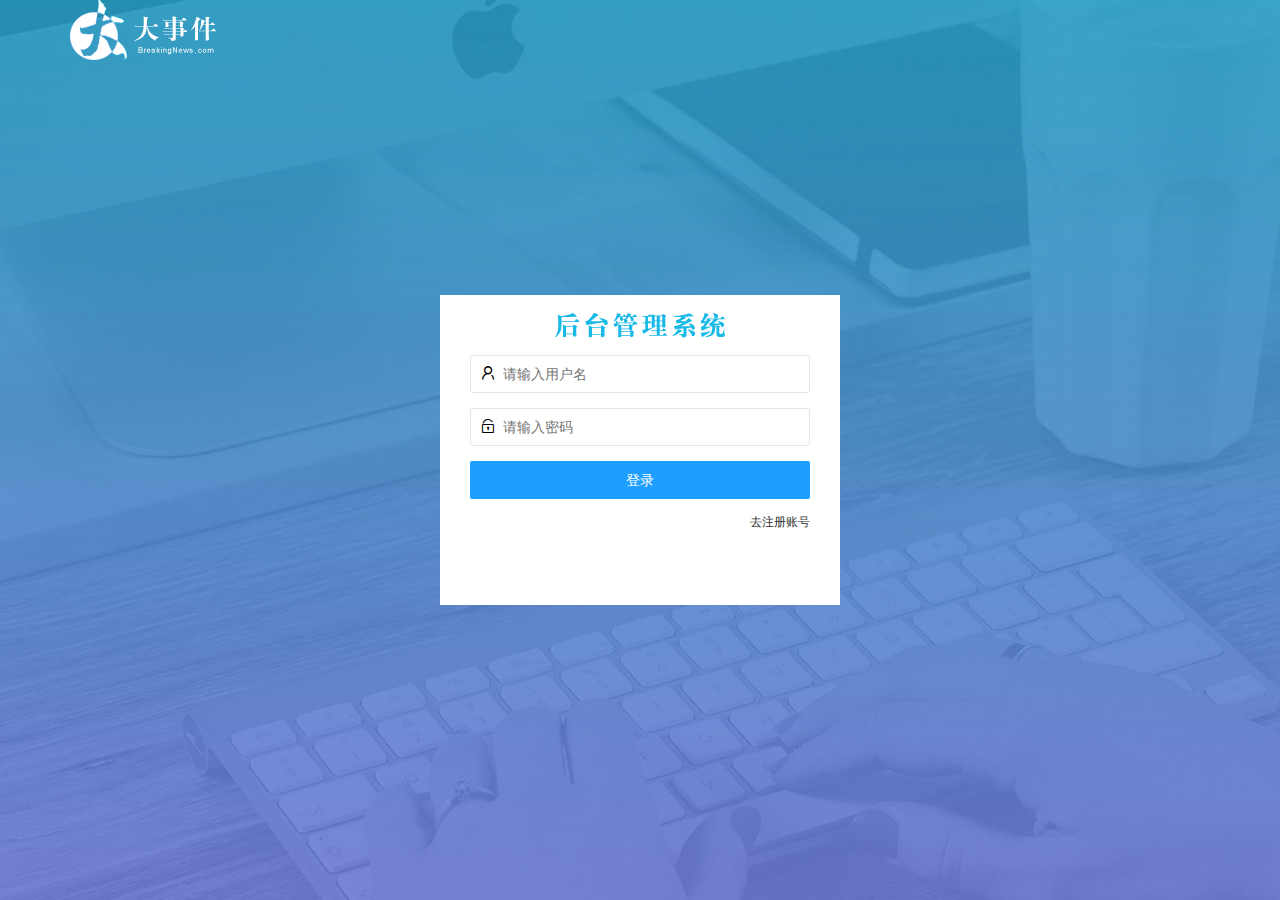
<file: login.html>
<!DOCTYPE html>
<html lang="en">

<head>
    <meta charset="UTF-8">
    <meta http-equiv="X-UA-Compatible" content="IE=edge">
    <meta name="viewport" content="width=device-width, initial-scale=1.0">
    <title>大事件-登录/注册</title>
    <!-- 导入 layUI 样式 -->
    <link rel="stylesheet" href="./assets/lib/layui/css/layui.css" />
    <!-- 导入自己的样式 -->
    <link rel="stylesheet" href="./assets/css/login.css" />
    <!-- 导入jquery.js -->
    <script src="./assets/lib/jquery.js"></script>
    <!-- 导入leyui.js -->
    <script src="./assets/lib/layui/layui.all.js"></script>
    <!-- 导入baseApi.js -->
    <script src="./assets/js/baseApi.js"></script>
    <!-- 导入自己的js -->
    <script src="./assets/js/login.js"></script>
</head>

<body>
    <!-- logo 区域 -->
    <div class="layui-main">
        <img src="./assets/images/logo.png" alt="logo" />
    </div>

    <!-- 登录&注册区域 -->
    <div class="logAndRegBox">
        <div class="titleBox"></div>
        <!-- 登录区域 -->
        <div class="loginBox" style="display: block;">
            <!-- 登录的表单 -->
            <form class="layui-form" id="loginForm">
                <!-- username -->
                <div class="layui-form-item">
                    <i class="layui-icon layui-icon-username"></i>
                    <input type="text" name="username" required lay-verify="required" placeholder="请输入用户名" autocomplete="off" class="layui-input">
                </div>
                <!-- password -->
                <div class="layui-form-item">
                    <i class="layui-icon layui-icon-password"></i>
                    <input type="password" name="password" required lay-verify="required|pwd" placeholder="请输入密码" autocomplete="off" class="layui-input">
                </div>
                <!-- button-submit layUI提交按钮有 submit 标签-->
                <div class="layui-form-item">
                    <button class="layui-btn layui-btn-fluid layui-btn-normal" lay-submit>登录</button>
                </div>
                <div class="layui-form-item links">
                    <a href="javascript:;" id="linkReg">去注册账号</a>
                </div>
            </form>
        </div>
        <!-- 注册区域 -->
        <div class="regBox" style="display: none;">
            <form class="layui-form" id="regForm">
                <!-- username -->
                <div class="layui-form-item">
                    <i class="layui-icon layui-icon-username"></i>
                    <input type="text" name="username" required lay-verify="required" placeholder="请输入用户名" autocomplete="off" class="layui-input">
                </div>
                <!-- password -->
                <div class="layui-form-item">
                    <i class="layui-icon layui-icon-password"></i>
                    <input type="password" name="password" required lay-verify="required|pwd" placeholder="请输入密码" autocomplete="off" class="layui-input">
                </div>
                <!-- repassword -->
                <div class="layui-form-item">
                    <i class="layui-icon layui-icon-password"></i>
                    <input type="password" name="repassword" required lay-verify="required|pwd|repwd" placeholder="再次确认密码" autocomplete="off"
                           class="layui-input">
                </div>
                <!-- button-submit layUI提交按钮有 submit 标签-->
                <div class="layui-form-item">
                    <button class="layui-btn layui-btn-fluid layui-btn-normal" lay-submit>注册</button>
                </div>
                <div class="layui-form-item links">
                    <a href="javascript:;" id="linkLogin">去登录</a>
                </div>
        </div>
    </div>
</body>

</html>
</file>
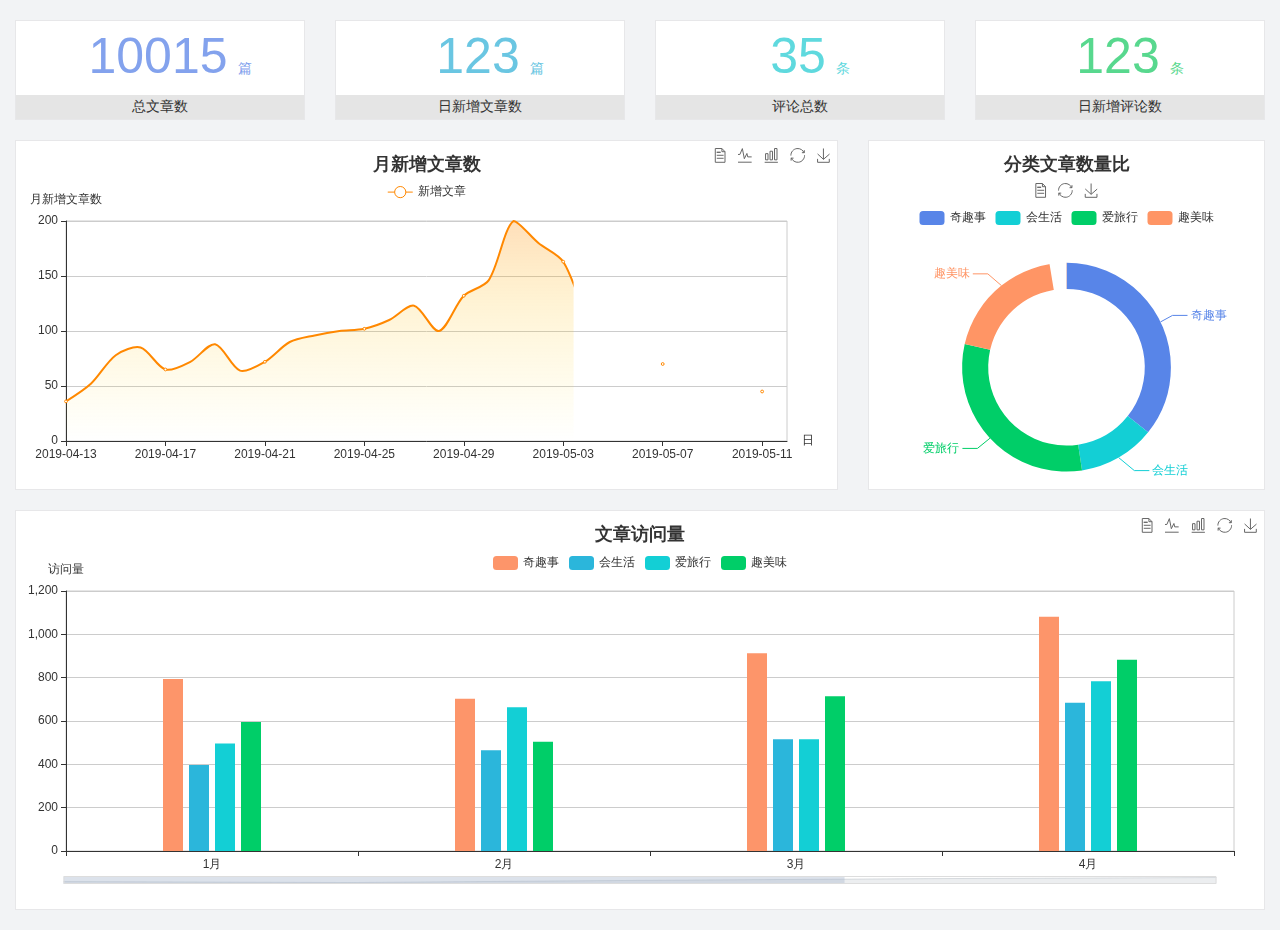
<file: home/dashboard.html>
<!DOCTYPE html>
<html lang="en">

<head>
  <meta charset="UTF-8">
  <meta name="viewport" content="width=device-width, initial-scale=1.0">
  <meta http-equiv="X-UA-Compatible" content="ie=edge">
  <title>图表统计</title>
  <link rel="stylesheet" href="../../assets/lib/bootstrap.css" />
  <link rel="stylesheet" href="../../assets/lib/main.css" />
  <script src="../../assets/lib/jquery.js"></script>
  <script type="text/javascript" src="../../assets/lib/echarts.min.js"></script>
</head>

<body>
  <div class="container-fluid">
    <div class="row spannel_list">
      <div class="col-sm-3 col-xs-6">
        <div class="spannel">
          <em>10015</em><span>篇</span>
          <b>总文章数</b>
        </div>
      </div>
      <div class="col-sm-3 col-xs-6">
        <div class="spannel scolor01">
          <em>123</em><span>篇</span>
          <b>日新增文章数</b>
        </div>
      </div>
      <div class="col-sm-3 col-xs-6">
        <div class="spannel scolor02">
          <em>35</em><span>条</span>
          <b>评论总数</b>
        </div>
      </div>
      <div class="col-sm-3 col-xs-6">
        <div class="spannel scolor03">
          <em>123</em><span>条</span>
          <b>日新增评论数</b>
        </div>
      </div>
    </div>
  </div>

  <div class="container-fluid">
    <div class="row curve-pie">
      <div class="col-lg-8 col-md-8">
        <div class="gragh_pannel" id="curve_show"></div>
      </div>
      <div class="col-lg-4 col-md-4">
        <div class="gragh_pannel" id="pie_show"></div>
      </div>
    </div>
  </div>

  <div class="container-fluid">
    <div class="column_pannel" id="column_show"></div>
  </div>

  <script>
    var oChart = echarts.init(document.getElementById('curve_show'));
    var aList_all = [
      { 'count': 36, 'date': '2019-04-13' },
      { 'count': 52, 'date': '2019-04-14' },
      { 'count': 78, 'date': '2019-04-15' },
      { 'count': 85, 'date': '2019-04-16' },
      { 'count': 65, 'date': '2019-04-17' },
      { 'count': 72, 'date': '2019-04-18' },
      { 'count': 88, 'date': '2019-04-19' },
      { 'count': 64, 'date': '2019-04-20' },
      { 'count': 72, 'date': '2019-04-21' },
      { 'count': 90, 'date': '2019-04-22' },
      { 'count': 96, 'date': '2019-04-23' },
      { 'count': 100, 'date': '2019-04-24' },
      { 'count': 102, 'date': '2019-04-25' },
      { 'count': 110, 'date': '2019-04-26' },
      { 'count': 123, 'date': '2019-04-27' },
      { 'count': 100, 'date': '2019-04-28' },
      { 'count': 132, 'date': '2019-04-29' },
      { 'count': 146, 'date': '2019-04-30' },
      { 'count': 200, 'date': '2019-05-01' },
      { 'count': 180, 'date': '2019-05-02' },
      { 'count': 163, 'date': '2019-05-03' },
      { 'count': 110, 'date': '2019-05-04' },
      { 'count': 80, 'date': '2019-05-05' },
      { 'count': 82, 'date': '2019-05-06' },
      { 'count': 70, 'date': '2019-05-07' },
      { 'count': 65, 'date': '2019-05-08' },
      { 'count': 54, 'date': '2019-05-09' },
      { 'count': 40, 'date': '2019-05-10' },
      { 'count': 45, 'date': '2019-05-11' },
      { 'count': 38, 'date': '2019-05-12' },
    ];

    let aCount = [];
    let aDate = [];

    for (var i = 0; i < aList_all.length; i++) {
      aCount.push(aList_all[i].count);
      aDate.push(aList_all[i].date);
    }

    var chartopt = {
      title: {
        text: '月新增文章数',
        left: 'center',
        top: '10'
      },
      tooltip: {
        trigger: 'axis'
      },
      legend: {
        data: ['新增文章'],
        top: '40'
      },
      toolbox: {
        show: true,
        feature: {
          mark: { show: true },
          dataView: { show: true, readOnly: false },
          magicType: { show: true, type: ['line', 'bar'] },
          restore: { show: true },
          saveAsImage: { show: true }
        }
      },
      calculable: true,
      xAxis: [
        {
          name: '日',
          type: 'category',
          boundaryGap: false,
          data: aDate
        }
      ],
      yAxis: [
        {
          name: '月新增文章数',
          type: 'value'
        }
      ],
      series: [
        {
          name: '新增文章',
          type: 'line',
          smooth: true,
          itemStyle: { normal: { areaStyle: { type: 'default' }, color: '#f80' }, lineStyle: { color: '#f80' } },
          data: aCount
        }],
      areaStyle: {
        normal: {
          color: new echarts.graphic.LinearGradient(0, 0, 0, 1, [{
            offset: 0,
            color: 'rgba(255,136,0,0.39)'
          }, {
            offset: .34,
            color: 'rgba(255,180,0,0.25)'
          }, {
            offset: 1,
            color: 'rgba(255,222,0,0.00)'
          }])

        }
      },
      grid: {
        show: true,
        x: 50,
        x2: 50,
        y: 80,
        height: 220
      }
    };

    oChart.setOption(chartopt);


    var oPie = echarts.init(document.getElementById('pie_show'));
    var oPieopt =
    {
      title: {
        top: 10,
        text: '分类文章数量比',
        x: 'center'
      },
      tooltip: {
        trigger: 'item',
        formatter: "{a} <br/>{b} : {c} ({d}%)"
      },
      color: ['#5885e8', '#13cfd5', '#00ce68', '#ff9565'],
      legend: {
        x: 'center',
        top: 65,
        data: ['奇趣事', '会生活', '爱旅行', '趣美味']
      },
      toolbox: {
        show: true,
        x: 'center',
        top: 35,
        feature: {
          mark: { show: true },
          dataView: { show: true, readOnly: false },
          magicType: {
            show: true,
            type: ['pie', 'funnel'],
            option: {
              funnel: {
                x: '25%',
                width: '50%',
                funnelAlign: 'left',
                max: 1548
              }
            }
          },
          restore: { show: true },
          saveAsImage: { show: true }
        }
      },
      calculable: true,
      series: [
        {
          name: '访问来源',
          type: 'pie',
          radius: ['45%', '60%'],
          center: ['50%', '65%'],
          data: [
            { value: 300, name: '奇趣事' },
            { value: 100, name: '会生活' },
            { value: 260, name: '爱旅行' },
            { value: 180, name: '趣美味' }
          ]
        }
      ]
    };
    oPie.setOption(oPieopt);



    var oColumn = this.echarts.init(document.getElementById('column_show'));
    var oColumnopt =
    {
      title: {
        text: '文章访问量',
        left: 'center',
        top: '10'
      },
      tooltip: {
        trigger: 'axis'
      },
      legend: {
        data: ['奇趣事', '会生活', '爱旅行', '趣美味'],
        top: '40'
      },
      toolbox: {
        show: true,
        feature: {
          mark: { show: true },
          dataView: { show: true, readOnly: false },
          magicType: { show: true, type: ['line', 'bar'] },
          restore: { show: true },
          saveAsImage: { show: true }
        }
      },
      calculable: true,
      xAxis: [
        {
          type: 'category',
          data: ['1月', '2月', '3月', '4月', '5月']
        }
      ],
      yAxis: [
        {
          name: '访问量',
          type: 'value'
        }
      ],
      series: [
        {
          name: '奇趣事',
          type: 'bar',
          barWidth: 20,
          itemStyle: {
            normal: { areaStyle: { type: 'default' }, color: '#fd956a' }
          },
          data: [800, 708, 920, 1090, 1200]
        },
        {
          name: '会生活',
          type: 'bar',
          barWidth: 20,
          itemStyle: {
            normal: { areaStyle: { type: 'default' }, color: '#2bb6db' }
          },
          data: [400, 468, 520, 690, 800]
        },
        {
          name: '爱旅行',
          type: 'bar',
          barWidth: 20,
          itemStyle: {
            normal: { areaStyle: { type: 'default' }, color: '#13cfd5' }
          },
          data: [500, 668, 520, 790, 900]
        },
        {
          name: '趣美味',
          type: 'bar',
          barWidth: 20,
          itemStyle: {
            normal: { areaStyle: { type: 'default' }, color: '#00ce68' }
          },
          data: [600, 508, 720, 890, 1000]
        }
      ],
      grid: {
        show: true,
        x: 50,
        x2: 30,
        y: 80,
        height: 260
      },
      dataZoom: [//给x轴设置滚动条
        {
          start: 0,//默认为0
          end: 100 - 1000 / 31,//默认为100
          type: 'slider',
          show: true,
          xAxisIndex: [0],
          handleSize: 0,//滑动条的 左右2个滑动条的大小
          height: 8,//组件高度
          left: 45, //左边的距离
          right: 50,//右边的距离
          bottom: 26,//右边的距离
          handleColor: '#ddd',//h滑动图标的颜色
          handleStyle: {
            borderColor: "#cacaca",
            borderWidth: "1",
            shadowBlur: 2,
            background: "#ddd",
            shadowColor: "#ddd",
          }
        }]
    };
    oColumn.setOption(oColumnopt);
  </script>
</body>

</html>
</file>
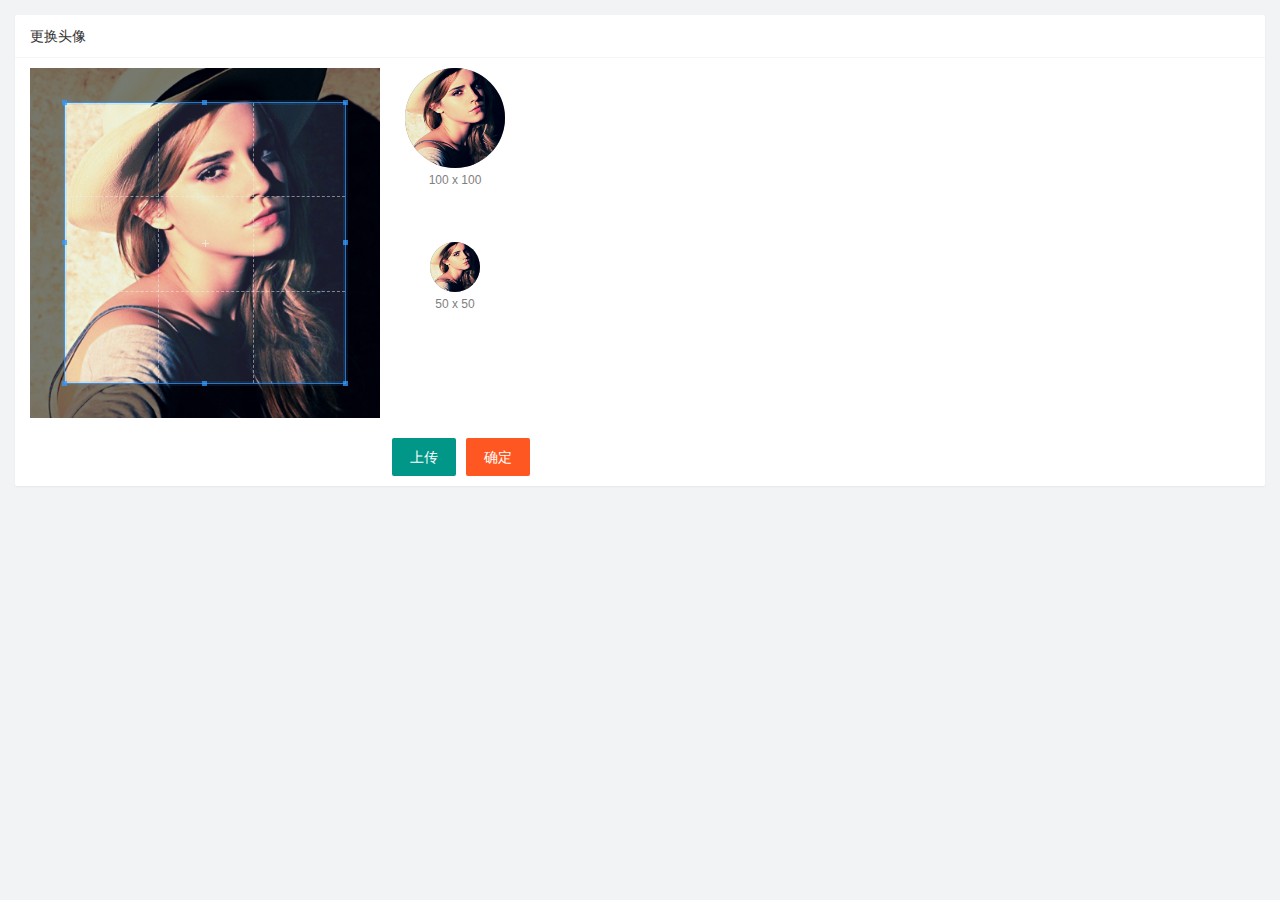
<file: user/user_avatar.html>
<!DOCTYPE html>
<html lang="en">

<head>
    <meta charset="UTF-8">
    <meta http-equiv="X-UA-Compatible" content="IE=edge">
    <meta name="viewport" content="width=device-width, initial-scale=1.0">
    <title>Document</title>
    <link rel="stylesheet" href="/assets/lib/cropper/cropper.css" />
    <link rel="stylesheet" href="/assets/lib/layui/css/layui.css" />
    <link rel="stylesheet" href="/assets/css/form_pub.css" />
    <link rel="stylesheet" href="/assets/css/user_avatar.css" />
    <script src="/assets/lib/jquery.js"></script>
    <script src="/assets/lib/cropper/Cropper.js"></script>
    <script src="/assets/lib/cropper/jquery-cropper.js"></script>
    <script src="/assets/lib/layui/layui.all.js"></script>
    <script src="/assets/js/baseApi.js"></script>
    <script src="/assets/js/user/user_avatar.js"></script>
</head>

<body>
    <div class="layui-card">
        <div class="layui-card-header">更换头像</div>
        <div class="layui-card-body">
            <!-- 第一行的图片裁剪和预览区域 -->
            <div class="row1">
                <!-- 图片裁剪区域 -->
                <div class="cropper-box">
                    <!-- 这个 img 标签很重要，将来会把它初始化为裁剪区域 -->
                    <img id="image" src="/assets/images/sample.jpg" />
                </div>
                <!-- 图片的预览区域 -->
                <div class="preview-box">
                    <div>
                        <!-- 宽高为 100px 的预览区域 -->
                        <div class="img-preview w100"></div>
                        <p class="size">100 x 100</p>
                    </div>
                    <div>
                        <!-- 宽高为 50px 的预览区域 -->
                        <div class="img-preview w50"></div>
                        <p class="size">50 x 50</p>
                    </div>
                </div>
            </div>

            <!-- 第二行的按钮区域 -->
            <div class="row2">
                <input type="file" id="file" accept="image/png,image/jpeg" />
                <button type="button" class="layui-btn" id="btnChooseAvatar">上传</button>
                <button type="button" class="layui-btn layui-btn-danger" id="btnUpload">确定</button>
            </div>
        </div>
    </div>
</body>

</html>
</file>
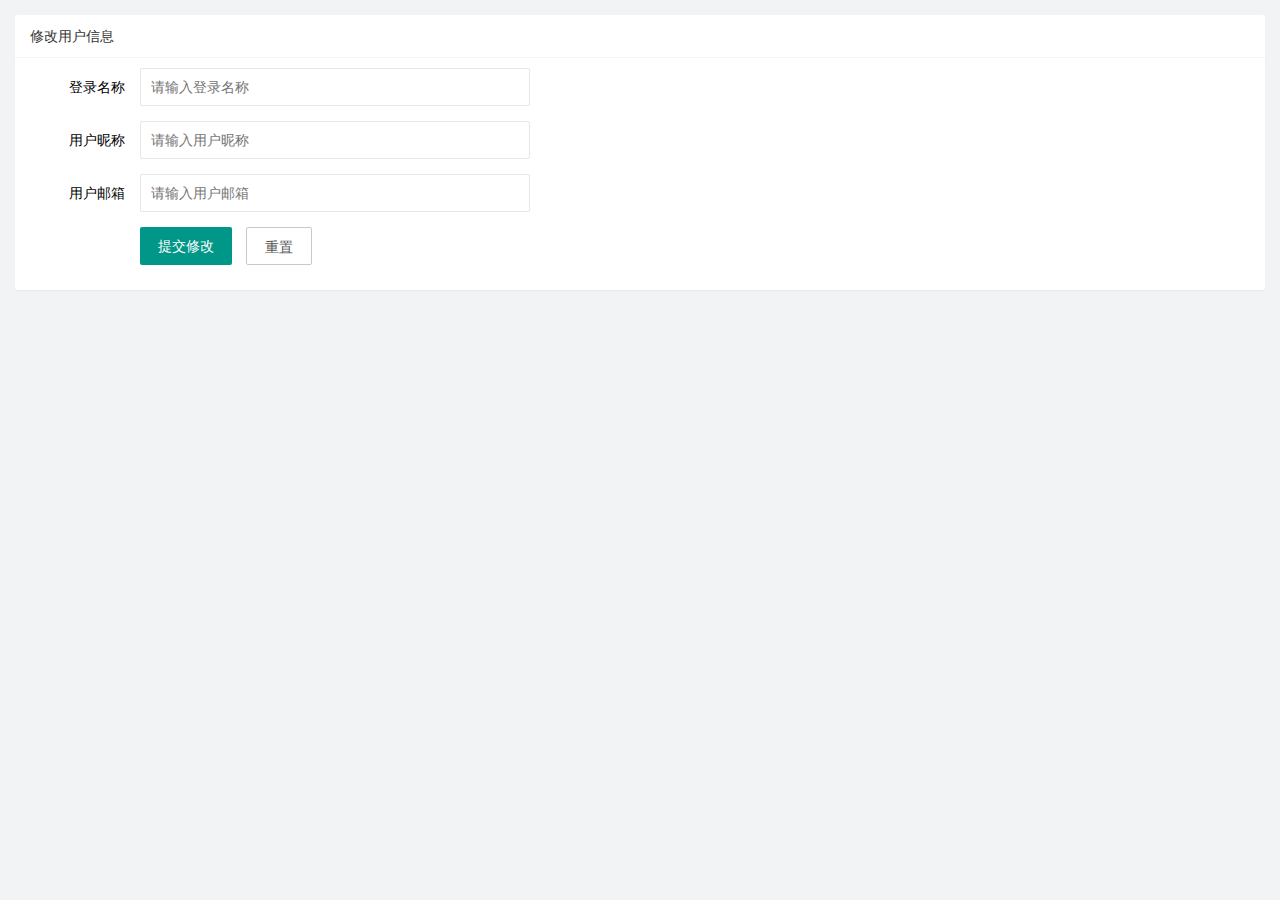
<file: user/user_info.html>
<!DOCTYPE html>
<html lang="en">

<head>
    <meta charset="UTF-8">
    <meta http-equiv="X-UA-Compatible" content="IE=edge">
    <meta name="viewport" content="width=device-width, initial-scale=1.0">
    <title>Document</title>
    <link rel="stylesheet" href="/assets/lib/layui/css/layui.css" />
    <link rel="stylesheet" href="/assets/css/form_pub.css" />
    <link rel="stylesheet" href="/assets/css/user_info.css" />
    <script src="/assets/lib/jquery.js"></script>
    <script src="/assets/lib/layui/layui.all.js"></script>
    <script src="/assets/js/baseApi.js"></script>
    <script src="/assets/js/user/user_info.js"></script>
</head>

<body>
    <div class="layui-card">
        <div class="layui-card-header">修改用户信息</div>
        <div class="layui-card-body">
            <form class="layui-form" lay-filter="formUserinfo">
                <input type="hidden" name="id" />
                <div class="layui-form-item">
                    <label class="layui-form-label">登录名称</label>
                    <div class="layui-input-block">
                        <input type="text" name="username" required lay-verify="required" placeholder="请输入登录名称" autocomplete="off" class="layui-input">
                    </div>
                </div>
                <div class="layui-form-item">
                    <label class="layui-form-label">用户昵称</label>
                    <div class="layui-input-block">
                        <input type="text" name="nickname" required lay-verify="required|nickname" placeholder="请输入用户昵称" autocomplete="off" class="layui-input">
                    </div>
                </div>
                <div class="layui-form-item">
                    <label class="layui-form-label">用户邮箱</label>
                    <div class="layui-input-block">
                        <input type="text" name="email" required lay-verify="required|email" placeholder="请输入用户邮箱" autocomplete="off" class="layui-input">
                    </div>
                </div>
                <div class="layui-form-item">
                    <div class="layui-input-block">
                        <button class="layui-btn" lay-submit lay-filter="formDemo">提交修改</button>
                        <button type="reset" class="layui-btn layui-btn-primary" id="btnReset">重置</button>
                    </div>
                </div>
            </form>
        </div>
    </div>
</body>

</html>
</file>
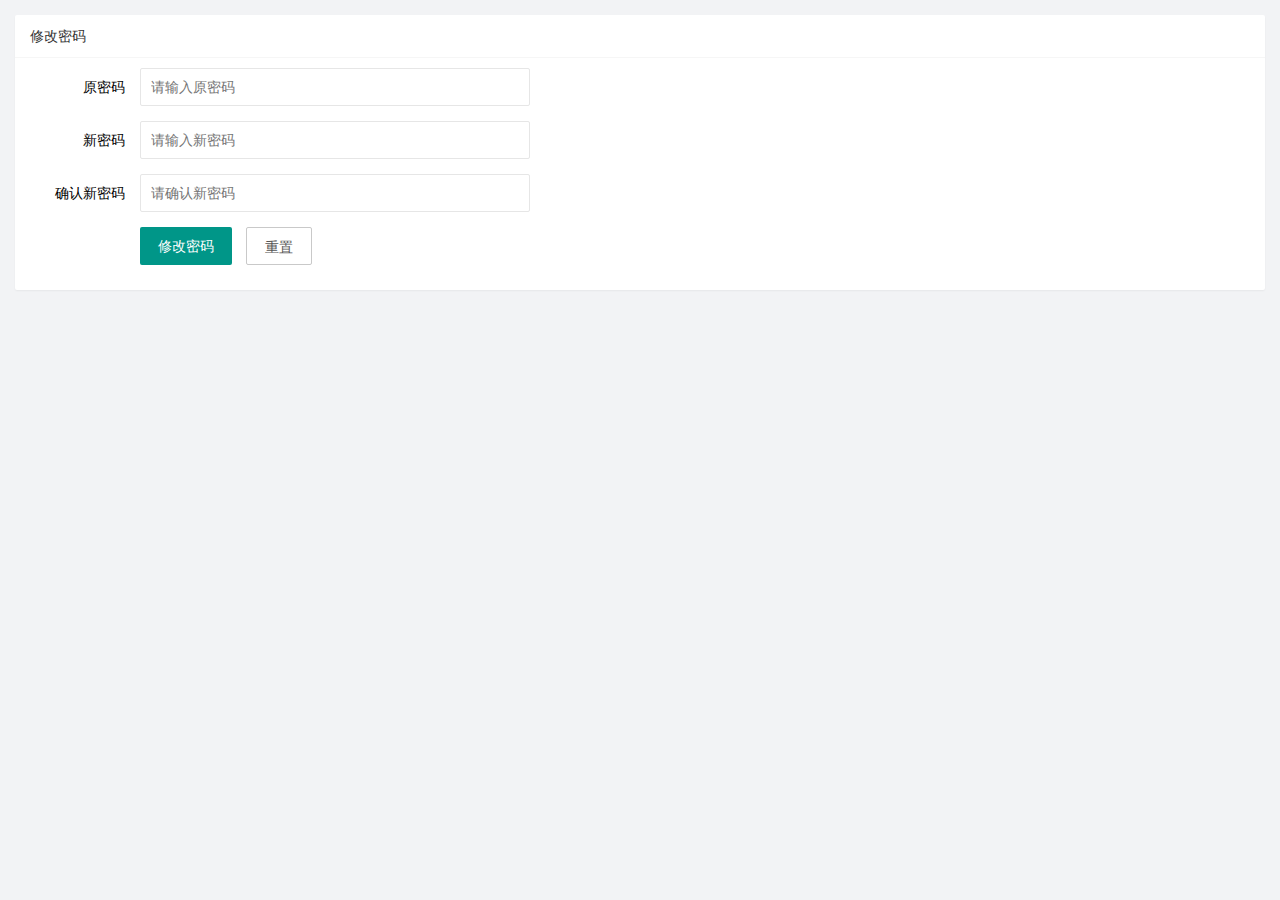
<file: user/user_pwd.html>
<!DOCTYPE html>
<html lang="en">

<head>
    <meta charset="UTF-8">
    <meta http-equiv="X-UA-Compatible" content="IE=edge">
    <meta name="viewport" content="width=device-width, initial-scale=1.0">
    <title>Document</title>
    <link rel="stylesheet" href="/assets/lib/layui/css/layui.css" />
    <link rel="stylesheet" href="/assets/css/form_pub.css" />
    <link rel="stylesheet" href="/assets/css/user_pwd.css" />
    <script src="/assets/lib/jquery.js"></script>
    <script src="/assets/lib/layui/layui.all.js"></script>
    <script src="/assets/js/baseApi.js"></script>
    <script src="/assets/js/user/user_pwd.js"></script>
</head>

<body>
    <div class="layui-card">
        <div class="layui-card-header">修改密码</div>
        <div class="layui-card-body">
            <form class="layui-form">
                <div class="layui-form-item">
                    <label class="layui-form-label">原密码</label>
                    <div class="layui-input-block">
                        <input type="password" name="oldPwd" placeholder="请输入原密码" autocomplete="off" class="layui-input" lay-verify="pwd">
                    </div>
                </div>
                <div class="layui-form-item">
                    <label class="layui-form-label">新密码</label>
                    <div class="layui-input-block">
                        <input type="password" name="newPwd" placeholder="请输入新密码" autocomplete="off" class="layui-input" lay-verify="pwd|samePwd">
                    </div>
                </div>
                <div class="layui-form-item">
                    <label class="layui-form-label">确认新密码</label>
                    <div class="layui-input-block">
                        <input type="password" name="rePwd" placeholder="请确认新密码" autocomplete="off" class="layui-input" lay-verify="pwd|rePwd">
                    </div>
                </div>
                <div class="layui-form-item">
                    <div class="layui-input-block">
                        <button class="layui-btn" lay-submit lay-filter="*">修改密码</button>
                        <button type="reset" class="layui-btn layui-btn-primary">重置</button>
                    </div>
                </div>
            </form>
        </div>
    </div>
</body>

</html>
</file>
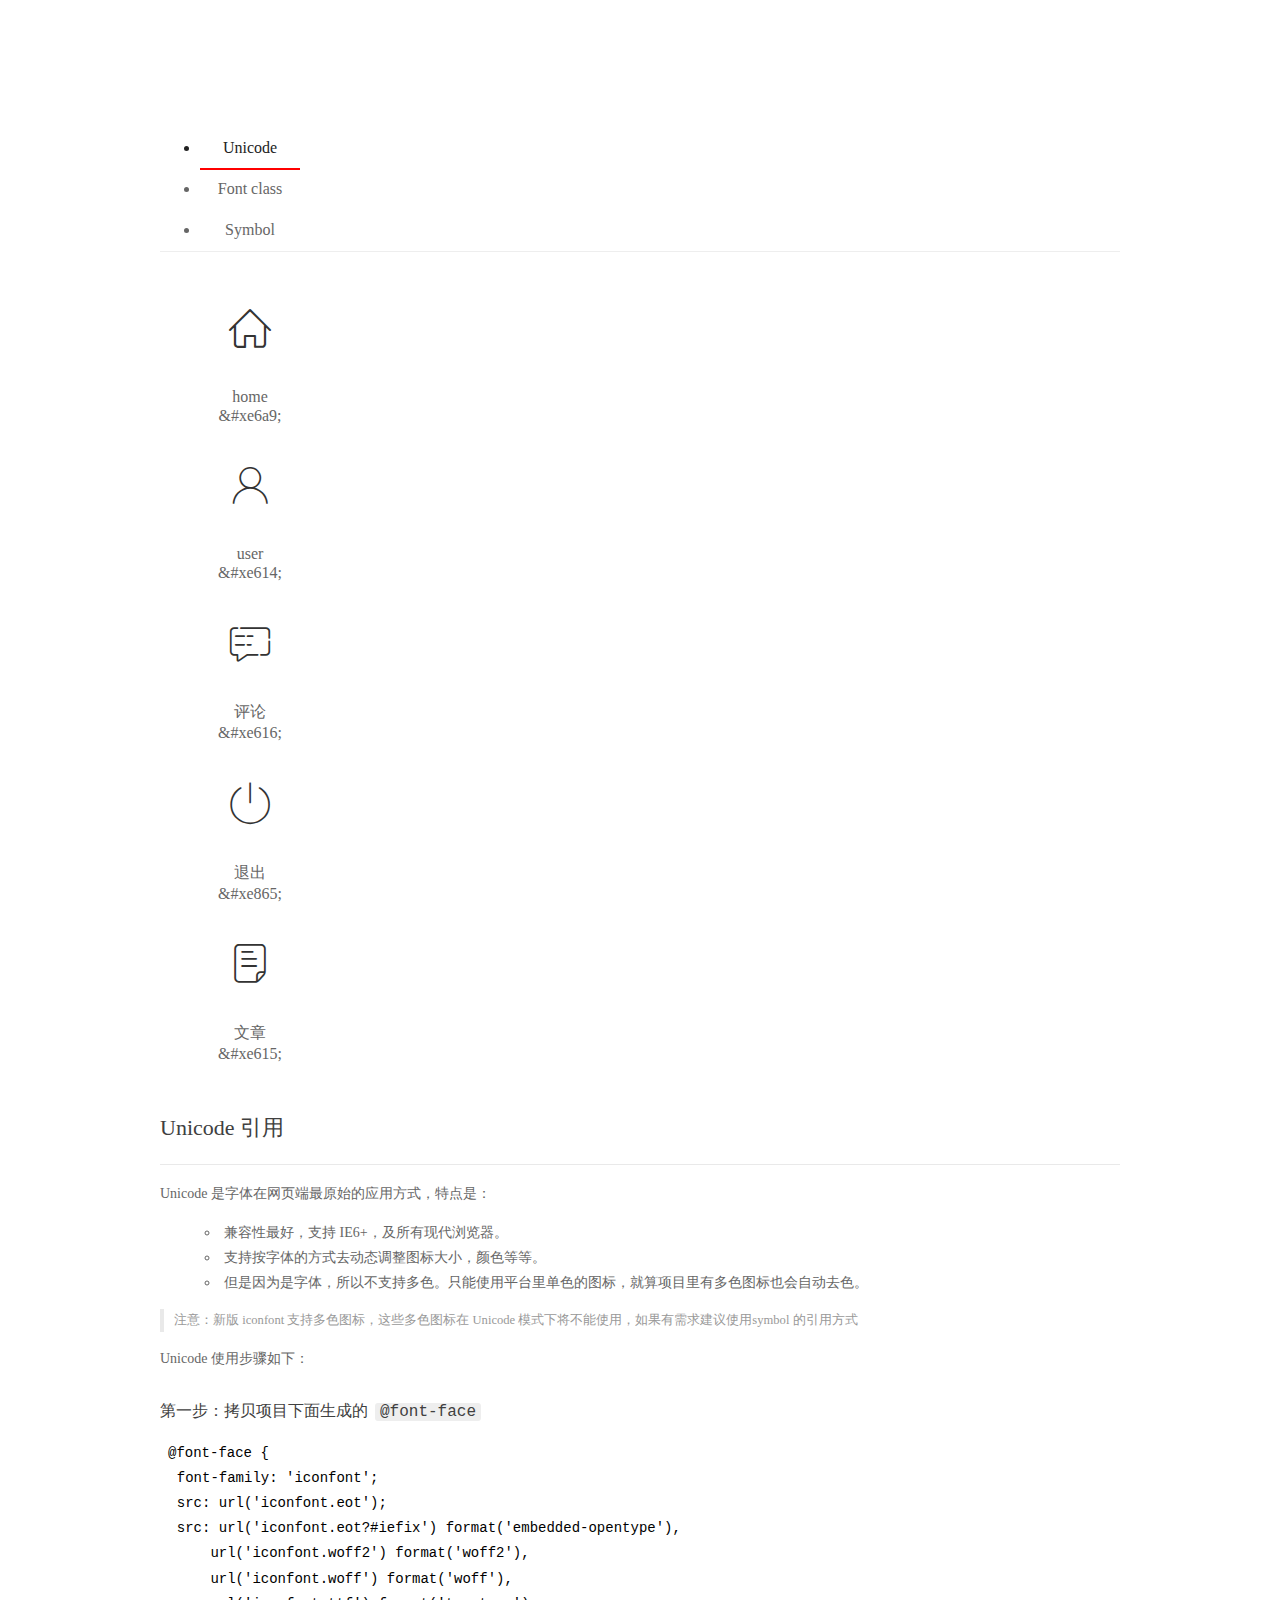
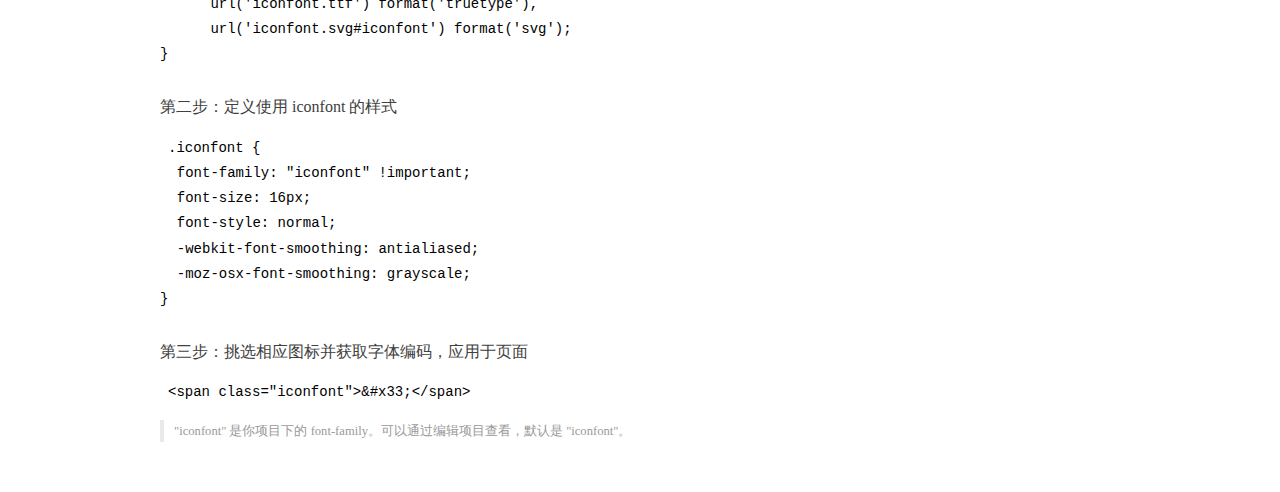
<file: assets/fonts/demo_index.html>
<!DOCTYPE html>
<html>
<head>
  <meta charset="utf-8"/>
  <title>IconFont Demo</title>
  <link rel="shortcut icon" href="https://gtms04.alicdn.com/tps/i4/TB1_oz6GVXXXXaFXpXXJDFnIXXX-64-64.ico" type="image/x-icon"/>
  <link rel="stylesheet" href="https://g.alicdn.com/thx/cube/1.3.2/cube.min.css">
  <link rel="stylesheet" href="demo.css">
  <link rel="stylesheet" href="iconfont.css">
  <script src="iconfont.js"></script>
  <!-- jQuery -->
  <script src="https://a1.alicdn.com/oss/uploads/2018/12/26/7bfddb60-08e8-11e9-9b04-53e73bb6408b.js"></script>
  <!-- 代码高亮 -->
  <script src="https://a1.alicdn.com/oss/uploads/2018/12/26/a3f714d0-08e6-11e9-8a15-ebf944d7534c.js"></script>
</head>
<body>
  <div class="main">
    <h1 class="logo"><a href="https://www.iconfont.cn/" title="iconfont 首页" target="_blank">&#xe86b;</a></h1>
    <div class="nav-tabs">
      <ul id="tabs" class="dib-box">
        <li class="dib active"><span>Unicode</span></li>
        <li class="dib"><span>Font class</span></li>
        <li class="dib"><span>Symbol</span></li>
      </ul>
      
    </div>
    <div class="tab-container">
      <div class="content unicode" style="display: block;">
          <ul class="icon_lists dib-box">
          
            <li class="dib">
              <span class="icon iconfont">&#xe6a9;</span>
                <div class="name">home</div>
                <div class="code-name">&amp;#xe6a9;</div>
              </li>
          
            <li class="dib">
              <span class="icon iconfont">&#xe614;</span>
                <div class="name">user</div>
                <div class="code-name">&amp;#xe614;</div>
              </li>
          
            <li class="dib">
              <span class="icon iconfont">&#xe616;</span>
                <div class="name">评论</div>
                <div class="code-name">&amp;#xe616;</div>
              </li>
          
            <li class="dib">
              <span class="icon iconfont">&#xe865;</span>
                <div class="name">退出</div>
                <div class="code-name">&amp;#xe865;</div>
              </li>
          
            <li class="dib">
              <span class="icon iconfont">&#xe615;</span>
                <div class="name">文章</div>
                <div class="code-name">&amp;#xe615;</div>
              </li>
          
          </ul>
          <div class="article markdown">
          <h2 id="unicode-">Unicode 引用</h2>
          <hr>

          <p>Unicode 是字体在网页端最原始的应用方式，特点是：</p>
          <ul>
            <li>兼容性最好，支持 IE6+，及所有现代浏览器。</li>
            <li>支持按字体的方式去动态调整图标大小，颜色等等。</li>
            <li>但是因为是字体，所以不支持多色。只能使用平台里单色的图标，就算项目里有多色图标也会自动去色。</li>
          </ul>
          <blockquote>
            <p>注意：新版 iconfont 支持多色图标，这些多色图标在 Unicode 模式下将不能使用，如果有需求建议使用symbol 的引用方式</p>
          </blockquote>
          <p>Unicode 使用步骤如下：</p>
          <h3 id="-font-face">第一步：拷贝项目下面生成的 <code>@font-face</code></h3>
<pre><code class="language-css"
>@font-face {
  font-family: 'iconfont';
  src: url('iconfont.eot');
  src: url('iconfont.eot?#iefix') format('embedded-opentype'),
      url('iconfont.woff2') format('woff2'),
      url('iconfont.woff') format('woff'),
      url('iconfont.ttf') format('truetype'),
      url('iconfont.svg#iconfont') format('svg');
}
</code></pre>
          <h3 id="-iconfont-">第二步：定义使用 iconfont 的样式</h3>
<pre><code class="language-css"
>.iconfont {
  font-family: "iconfont" !important;
  font-size: 16px;
  font-style: normal;
  -webkit-font-smoothing: antialiased;
  -moz-osx-font-smoothing: grayscale;
}
</code></pre>
          <h3 id="-">第三步：挑选相应图标并获取字体编码，应用于页面</h3>
<pre>
<code class="language-html"
>&lt;span class="iconfont"&gt;&amp;#x33;&lt;/span&gt;
</code></pre>
          <blockquote>
            <p>"iconfont" 是你项目下的 font-family。可以通过编辑项目查看，默认是 "iconfont"。</p>
          </blockquote>
          </div>
      </div>
      <div class="content font-class">
        <ul class="icon_lists dib-box">
          
          <li class="dib">
            <span class="icon iconfont icon-home"></span>
            <div class="name">
              home
            </div>
            <div class="code-name">.icon-home
            </div>
          </li>
          
          <li class="dib">
            <span class="icon iconfont icon-user"></span>
            <div class="name">
              user
            </div>
            <div class="code-name">.icon-user
            </div>
          </li>
          
          <li class="dib">
            <span class="icon iconfont icon-pinglun"></span>
            <div class="name">
              评论
            </div>
            <div class="code-name">.icon-pinglun
            </div>
          </li>
          
          <li class="dib">
            <span class="icon iconfont icon-tuichu"></span>
            <div class="name">
              退出
            </div>
            <div class="code-name">.icon-tuichu
            </div>
          </li>
          
          <li class="dib">
            <span class="icon iconfont icon-16"></span>
            <div class="name">
              文章
            </div>
            <div class="code-name">.icon-16
            </div>
          </li>
          
        </ul>
        <div class="article markdown">
        <h2 id="font-class-">font-class 引用</h2>
        <hr>

        <p>font-class 是 Unicode 使用方式的一种变种，主要是解决 Unicode 书写不直观，语意不明确的问题。</p>
        <p>与 Unicode 使用方式相比，具有如下特点：</p>
        <ul>
          <li>兼容性良好，支持 IE8+，及所有现代浏览器。</li>
          <li>相比于 Unicode 语意明确，书写更直观。可以很容易分辨这个 icon 是什么。</li>
          <li>因为使用 class 来定义图标，所以当要替换图标时，只需要修改 class 里面的 Unicode 引用。</li>
          <li>不过因为本质上还是使用的字体，所以多色图标还是不支持的。</li>
        </ul>
        <p>使用步骤如下：</p>
        <h3 id="-fontclass-">第一步：引入项目下面生成的 fontclass 代码：</h3>
<pre><code class="language-html">&lt;link rel="stylesheet" href="./iconfont.css"&gt;
</code></pre>
        <h3 id="-">第二步：挑选相应图标并获取类名，应用于页面：</h3>
<pre><code class="language-html">&lt;span class="iconfont icon-xxx"&gt;&lt;/span&gt;
</code></pre>
        <blockquote>
          <p>"
            iconfont" 是你项目下的 font-family。可以通过编辑项目查看，默认是 "iconfont"。</p>
        </blockquote>
      </div>
      </div>
      <div class="content symbol">
          <ul class="icon_lists dib-box">
          
            <li class="dib">
                <svg class="icon svg-icon" aria-hidden="true">
                  <use xlink:href="#icon-home"></use>
                </svg>
                <div class="name">home</div>
                <div class="code-name">#icon-home</div>
            </li>
          
            <li class="dib">
                <svg class="icon svg-icon" aria-hidden="true">
                  <use xlink:href="#icon-user"></use>
                </svg>
                <div class="name">user</div>
                <div class="code-name">#icon-user</div>
            </li>
          
            <li class="dib">
                <svg class="icon svg-icon" aria-hidden="true">
                  <use xlink:href="#icon-pinglun"></use>
                </svg>
                <div class="name">评论</div>
                <div class="code-name">#icon-pinglun</div>
            </li>
          
            <li class="dib">
                <svg class="icon svg-icon" aria-hidden="true">
                  <use xlink:href="#icon-tuichu"></use>
                </svg>
                <div class="name">退出</div>
                <div class="code-name">#icon-tuichu</div>
            </li>
          
            <li class="dib">
                <svg class="icon svg-icon" aria-hidden="true">
                  <use xlink:href="#icon-16"></use>
                </svg>
                <div class="name">文章</div>
                <div class="code-name">#icon-16</div>
            </li>
          
          </ul>
          <div class="article markdown">
          <h2 id="symbol-">Symbol 引用</h2>
          <hr>

          <p>这是一种全新的使用方式，应该说这才是未来的主流，也是平台目前推荐的用法。相关介绍可以参考这篇<a href="">文章</a>
            这种用法其实是做了一个 SVG 的集合，与另外两种相比具有如下特点：</p>
          <ul>
            <li>支持多色图标了，不再受单色限制。</li>
            <li>通过一些技巧，支持像字体那样，通过 <code>font-size</code>, <code>color</code> 来调整样式。</li>
            <li>兼容性较差，支持 IE9+，及现代浏览器。</li>
            <li>浏览器渲染 SVG 的性能一般，还不如 png。</li>
          </ul>
          <p>使用步骤如下：</p>
          <h3 id="-symbol-">第一步：引入项目下面生成的 symbol 代码：</h3>
<pre><code class="language-html">&lt;script src="./iconfont.js"&gt;&lt;/script&gt;
</code></pre>
          <h3 id="-css-">第二步：加入通用 CSS 代码（引入一次就行）：</h3>
<pre><code class="language-html">&lt;style&gt;
.icon {
  width: 1em;
  height: 1em;
  vertical-align: -0.15em;
  fill: currentColor;
  overflow: hidden;
}
&lt;/style&gt;
</code></pre>
          <h3 id="-">第三步：挑选相应图标并获取类名，应用于页面：</h3>
<pre><code class="language-html">&lt;svg class="icon" aria-hidden="true"&gt;
  &lt;use xlink:href="#icon-xxx"&gt;&lt;/use&gt;
&lt;/svg&gt;
</code></pre>
          </div>
      </div>

    </div>
  </div>
  <script>
  $(document).ready(function () {
      $('.tab-container .content:first').show()

      $('#tabs li').click(function (e) {
        var tabContent = $('.tab-container .content')
        var index = $(this).index()

        if ($(this).hasClass('active')) {
          return
        } else {
          $('#tabs li').removeClass('active')
          $(this).addClass('active')

          tabContent.hide().eq(index).fadeIn()
        }
      })
    })
  </script>
</body>
</html>
</file>
<file: assets/lib/layui/css/layui.css>
/** layui-v2.5.5 MIT License By https://www.layui.com */
 .layui-inline,img{display:inline-block;vertical-align:middle}h1,h2,h3,h4,h5,h6{font-weight:400}.layui-edge,.layui-header,.layui-inline,.layui-main{position:relative}.layui-body,.layui-edge,.layui-elip{overflow:hidden}.layui-btn,.layui-edge,.layui-inline,img{vertical-align:middle}.layui-btn,.layui-disabled,.layui-icon,.layui-unselect{-moz-user-select:none;-webkit-user-select:none;-ms-user-select:none}.layui-elip,.layui-form-checkbox span,.layui-form-pane .layui-form-label{text-overflow:ellipsis;white-space:nowrap}.layui-breadcrumb,.layui-tree-btnGroup{visibility:hidden}blockquote,body,button,dd,div,dl,dt,form,h1,h2,h3,h4,h5,h6,input,li,ol,p,pre,td,textarea,th,ul{margin:0;padding:0;-webkit-tap-highlight-color:rgba(0,0,0,0)}a:active,a:hover{outline:0}img{border:none}li{list-style:none}table{border-collapse:collapse;border-spacing:0}h4,h5,h6{font-size:100%}button,input,optgroup,option,select,textarea{font-family:inherit;font-size:inherit;font-style:inherit;font-weight:inherit;outline:0}pre{white-space:pre-wrap;white-space:-moz-pre-wrap;white-space:-pre-wrap;white-space:-o-pre-wrap;word-wrap:break-word}body{line-height:24px;font:14px Helvetica Neue,Helvetica,PingFang SC,Tahoma,Arial,sans-serif}hr{height:1px;margin:10px 0;border:0;clear:both}a{color:#333;text-decoration:none}a:hover{color:#777}a cite{font-style:normal;*cursor:pointer}.layui-border-box,.layui-border-box *{box-sizing:border-box}.layui-box,.layui-box *{box-sizing:content-box}.layui-clear{clear:both;*zoom:1}.layui-clear:after{content:'\20';clear:both;*zoom:1;display:block;height:0}.layui-inline{*display:inline;*zoom:1}.layui-edge{display:inline-block;width:0;height:0;border-width:6px;border-style:dashed;border-color:transparent}.layui-edge-top{top:-4px;border-bottom-color:#999;border-bottom-style:solid}.layui-edge-right{border-left-color:#999;border-left-style:solid}.layui-edge-bottom{top:2px;border-top-color:#999;border-top-style:solid}.layui-edge-left{border-right-color:#999;border-right-style:solid}.layui-disabled,.layui-disabled:hover{color:#d2d2d2!important;cursor:not-allowed!important}.layui-circle{border-radius:100%}.layui-show{display:block!important}.layui-hide{display:none!important}@font-face{font-family:layui-icon;src:url(../font/iconfont.eot?v=250);src:url(../font/iconfont.eot?v=250#iefix) format('embedded-opentype'),url(../font/iconfont.woff2?v=250) format('woff2'),url(../font/iconfont.woff?v=250) format('woff'),url(../font/iconfont.ttf?v=250) format('truetype'),url(../font/iconfont.svg?v=250#layui-icon) format('svg')}.layui-icon{font-family:layui-icon!important;font-size:16px;font-style:normal;-webkit-font-smoothing:antialiased;-moz-osx-font-smoothing:grayscale}.layui-icon-reply-fill:before{content:"\e611"}.layui-icon-set-fill:before{content:"\e614"}.layui-icon-menu-fill:before{content:"\e60f"}.layui-icon-search:before{content:"\e615"}.layui-icon-share:before{content:"\e641"}.layui-icon-set-sm:before{content:"\e620"}.layui-icon-engine:before{content:"\e628"}.layui-icon-close:before{content:"\1006"}.layui-icon-close-fill:before{content:"\1007"}.layui-icon-chart-screen:before{content:"\e629"}.layui-icon-star:before{content:"\e600"}.layui-icon-circle-dot:before{content:"\e617"}.layui-icon-chat:before{content:"\e606"}.layui-icon-release:before{content:"\e609"}.layui-icon-list:before{content:"\e60a"}.layui-icon-chart:before{content:"\e62c"}.layui-icon-ok-circle:before{content:"\1005"}.layui-icon-layim-theme:before{content:"\e61b"}.layui-icon-table:before{content:"\e62d"}.layui-icon-right:before{content:"\e602"}.layui-icon-left:before{content:"\e603"}.layui-icon-cart-simple:before{content:"\e698"}.layui-icon-face-cry:before{content:"\e69c"}.layui-icon-face-smile:before{content:"\e6af"}.layui-icon-survey:before{content:"\e6b2"}.layui-icon-tree:before{content:"\e62e"}.layui-icon-upload-circle:before{content:"\e62f"}.layui-icon-add-circle:before{content:"\e61f"}.layui-icon-download-circle:before{content:"\e601"}.layui-icon-templeate-1:before{content:"\e630"}.layui-icon-util:before{content:"\e631"}.layui-icon-face-surprised:before{content:"\e664"}.layui-icon-edit:before{content:"\e642"}.layui-icon-speaker:before{content:"\e645"}.layui-icon-down:before{content:"\e61a"}.layui-icon-file:before{content:"\e621"}.layui-icon-layouts:before{content:"\e632"}.layui-icon-rate-half:before{content:"\e6c9"}.layui-icon-add-circle-fine:before{content:"\e608"}.layui-icon-prev-circle:before{content:"\e633"}.layui-icon-read:before{content:"\e705"}.layui-icon-404:before{content:"\e61c"}.layui-icon-carousel:before{content:"\e634"}.layui-icon-help:before{content:"\e607"}.layui-icon-code-circle:before{content:"\e635"}.layui-icon-water:before{content:"\e636"}.layui-icon-username:before{content:"\e66f"}.layui-icon-find-fill:before{content:"\e670"}.layui-icon-about:before{content:"\e60b"}.layui-icon-location:before{content:"\e715"}.layui-icon-up:before{content:"\e619"}.layui-icon-pause:before{content:"\e651"}.layui-icon-date:before{content:"\e637"}.layui-icon-layim-uploadfile:before{content:"\e61d"}.layui-icon-delete:before{content:"\e640"}.layui-icon-play:before{content:"\e652"}.layui-icon-top:before{content:"\e604"}.layui-icon-friends:before{content:"\e612"}.layui-icon-refresh-3:before{content:"\e9aa"}.layui-icon-ok:before{content:"\e605"}.layui-icon-layer:before{content:"\e638"}.layui-icon-face-smile-fine:before{content:"\e60c"}.layui-icon-dollar:before{content:"\e659"}.layui-icon-group:before{content:"\e613"}.layui-icon-layim-download:before{content:"\e61e"}.layui-icon-picture-fine:before{content:"\e60d"}.layui-icon-link:before{content:"\e64c"}.layui-icon-diamond:before{content:"\e735"}.layui-icon-log:before{content:"\e60e"}.layui-icon-rate-solid:before{content:"\e67a"}.layui-icon-fonts-del:before{content:"\e64f"}.layui-icon-unlink:before{content:"\e64d"}.layui-icon-fonts-clear:before{content:"\e639"}.layui-icon-triangle-r:before{content:"\e623"}.layui-icon-circle:before{content:"\e63f"}.layui-icon-radio:before{content:"\e643"}.layui-icon-align-center:before{content:"\e647"}.layui-icon-align-right:before{content:"\e648"}.layui-icon-align-left:before{content:"\e649"}.layui-icon-loading-1:before{content:"\e63e"}.layui-icon-return:before{content:"\e65c"}.layui-icon-fonts-strong:before{content:"\e62b"}.layui-icon-upload:before{content:"\e67c"}.layui-icon-dialogue:before{content:"\e63a"}.layui-icon-video:before{content:"\e6ed"}.layui-icon-headset:before{content:"\e6fc"}.layui-icon-cellphone-fine:before{content:"\e63b"}.layui-icon-add-1:before{content:"\e654"}.layui-icon-face-smile-b:before{content:"\e650"}.layui-icon-fonts-html:before{content:"\e64b"}.layui-icon-form:before{content:"\e63c"}.layui-icon-cart:before{content:"\e657"}.layui-icon-camera-fill:before{content:"\e65d"}.layui-icon-tabs:before{content:"\e62a"}.layui-icon-fonts-code:before{content:"\e64e"}.layui-icon-fire:before{content:"\e756"}.layui-icon-set:before{content:"\e716"}.layui-icon-fonts-u:before{content:"\e646"}.layui-icon-triangle-d:before{content:"\e625"}.layui-icon-tips:before{content:"\e702"}.layui-icon-picture:before{content:"\e64a"}.layui-icon-more-vertical:before{content:"\e671"}.layui-icon-flag:before{content:"\e66c"}.layui-icon-loading:before{content:"\e63d"}.layui-icon-fonts-i:before{content:"\e644"}.layui-icon-refresh-1:before{content:"\e666"}.layui-icon-rmb:before{content:"\e65e"}.layui-icon-home:before{content:"\e68e"}.layui-icon-user:before{content:"\e770"}.layui-icon-notice:before{content:"\e667"}.layui-icon-login-weibo:before{content:"\e675"}.layui-icon-voice:before{content:"\e688"}.layui-icon-upload-drag:before{content:"\e681"}.layui-icon-login-qq:before{content:"\e676"}.layui-icon-snowflake:before{content:"\e6b1"}.layui-icon-file-b:before{content:"\e655"}.layui-icon-template:before{content:"\e663"}.layui-icon-auz:before{content:"\e672"}.layui-icon-console:before{content:"\e665"}.layui-icon-app:before{content:"\e653"}.layui-icon-prev:before{content:"\e65a"}.layui-icon-website:before{content:"\e7ae"}.layui-icon-next:before{content:"\e65b"}.layui-icon-component:before{content:"\e857"}.layui-icon-more:before{content:"\e65f"}.layui-icon-login-wechat:before{content:"\e677"}.layui-icon-shrink-right:before{content:"\e668"}.layui-icon-spread-left:before{content:"\e66b"}.layui-icon-camera:before{content:"\e660"}.layui-icon-note:before{content:"\e66e"}.layui-icon-refresh:before{content:"\e669"}.layui-icon-female:before{content:"\e661"}.layui-icon-male:before{content:"\e662"}.layui-icon-password:before{content:"\e673"}.layui-icon-senior:before{content:"\e674"}.layui-icon-theme:before{content:"\e66a"}.layui-icon-tread:before{content:"\e6c5"}.layui-icon-praise:before{content:"\e6c6"}.layui-icon-star-fill:before{content:"\e658"}.layui-icon-rate:before{content:"\e67b"}.layui-icon-template-1:before{content:"\e656"}.layui-icon-vercode:before{content:"\e679"}.layui-icon-cellphone:before{content:"\e678"}.layui-icon-screen-full:before{content:"\e622"}.layui-icon-screen-restore:before{content:"\e758"}.layui-icon-cols:before{content:"\e610"}.layui-icon-export:before{content:"\e67d"}.layui-icon-print:before{content:"\e66d"}.layui-icon-slider:before{content:"\e714"}.layui-icon-addition:before{content:"\e624"}.layui-icon-subtraction:before{content:"\e67e"}.layui-icon-service:before{content:"\e626"}.layui-icon-transfer:before{content:"\e691"}.layui-main{width:1140px;margin:0 auto}.layui-header{z-index:1000;height:60px}.layui-header a:hover{transition:all .5s;-webkit-transition:all .5s}.layui-side{position:fixed;left:0;top:0;bottom:0;z-index:999;width:200px;overflow-x:hidden}.layui-side-scroll{position:relative;width:220px;height:100%;overflow-x:hidden}.layui-body{position:absolute;left:200px;right:0;top:0;bottom:0;z-index:998;width:auto;overflow-y:auto;box-sizing:border-box}.layui-layout-body{overflow:hidden}.layui-layout-admin .layui-header{background-color:#23262E}.layui-layout-admin .layui-side{top:60px;width:200px;overflow-x:hidden}.layui-layout-admin .layui-body{position:fixed;top:60px;bottom:44px}.layui-layout-admin .layui-main{width:auto;margin:0 15px}.layui-layout-admin .layui-footer{position:fixed;left:200px;right:0;bottom:0;height:44px;line-height:44px;padding:0 15px;background-color:#eee}.layui-layout-admin .layui-logo{position:absolute;left:0;top:0;width:200px;height:100%;line-height:60px;text-align:center;color:#009688;font-size:16px}.layui-layout-admin .layui-header .layui-nav{background:0 0}.layui-layout-left{position:absolute!important;left:200px;top:0}.layui-layout-right{position:absolute!important;right:0;top:0}.layui-container{position:relative;margin:0 auto;padding:0 15px;box-sizing:border-box}.layui-fluid{position:relative;margin:0 auto;padding:0 15px}.layui-row:after,.layui-row:before{content:'';display:block;clear:both}.layui-col-lg1,.layui-col-lg10,.layui-col-lg11,.layui-col-lg12,.layui-col-lg2,.layui-col-lg3,.layui-col-lg4,.layui-col-lg5,.layui-col-lg6,.layui-col-lg7,.layui-col-lg8,.layui-col-lg9,.layui-col-md1,.layui-col-md10,.layui-col-md11,.layui-col-md12,.layui-col-md2,.layui-col-md3,.layui-col-md4,.layui-col-md5,.layui-col-md6,.layui-col-md7,.layui-col-md8,.layui-col-md9,.layui-col-sm1,.layui-col-sm10,.layui-col-sm11,.layui-col-sm12,.layui-col-sm2,.layui-col-sm3,.layui-col-sm4,.layui-col-sm5,.layui-col-sm6,.layui-col-sm7,.layui-col-sm8,.layui-col-sm9,.layui-col-xs1,.layui-col-xs10,.layui-col-xs11,.layui-col-xs12,.layui-col-xs2,.layui-col-xs3,.layui-col-xs4,.layui-col-xs5,.layui-col-xs6,.layui-col-xs7,.layui-col-xs8,.layui-col-xs9{position:relative;display:block;box-sizing:border-box}.layui-col-xs1,.layui-col-xs10,.layui-col-xs11,.layui-col-xs12,.layui-col-xs2,.layui-col-xs3,.layui-col-xs4,.layui-col-xs5,.layui-col-xs6,.layui-col-xs7,.layui-col-xs8,.layui-col-xs9{float:left}.layui-col-xs1{width:8.33333333%}.layui-col-xs2{width:16.66666667%}.layui-col-xs3{width:25%}.layui-col-xs4{width:33.33333333%}.layui-col-xs5{width:41.66666667%}.layui-col-xs6{width:50%}.layui-col-xs7{width:58.33333333%}.layui-col-xs8{width:66.66666667%}.layui-col-xs9{width:75%}.layui-col-xs10{width:83.33333333%}.layui-col-xs11{width:91.66666667%}.layui-col-xs12{width:100%}.layui-col-xs-offset1{margin-left:8.33333333%}.layui-col-xs-offset2{margin-left:16.66666667%}.layui-col-xs-offset3{margin-left:25%}.layui-col-xs-offset4{margin-left:33.33333333%}.layui-col-xs-offset5{margin-left:41.66666667%}.layui-col-xs-offset6{margin-left:50%}.layui-col-xs-offset7{margin-left:58.33333333%}.layui-col-xs-offset8{margin-left:66.66666667%}.layui-col-xs-offset9{margin-left:75%}.layui-col-xs-offset10{margin-left:83.33333333%}.layui-col-xs-offset11{margin-left:91.66666667%}.layui-col-xs-offset12{margin-left:100%}@media screen and (max-width:768px){.layui-hide-xs{display:none!important}.layui-show-xs-block{display:block!important}.layui-show-xs-inline{display:inline!important}.layui-show-xs-inline-block{display:inline-block!important}}@media screen and (min-width:768px){.layui-container{width:750px}.layui-hide-sm{display:none!important}.layui-show-sm-block{display:block!important}.layui-show-sm-inline{display:inline!important}.layui-show-sm-inline-block{display:inline-block!important}.layui-col-sm1,.layui-col-sm10,.layui-col-sm11,.layui-col-sm12,.layui-col-sm2,.layui-col-sm3,.layui-col-sm4,.layui-col-sm5,.layui-col-sm6,.layui-col-sm7,.layui-col-sm8,.layui-col-sm9{float:left}.layui-col-sm1{width:8.33333333%}.layui-col-sm2{width:16.66666667%}.layui-col-sm3{width:25%}.layui-col-sm4{width:33.33333333%}.layui-col-sm5{width:41.66666667%}.layui-col-sm6{width:50%}.layui-col-sm7{width:58.33333333%}.layui-col-sm8{width:66.66666667%}.layui-col-sm9{width:75%}.layui-col-sm10{width:83.33333333%}.layui-col-sm11{width:91.66666667%}.layui-col-sm12{width:100%}.layui-col-sm-offset1{margin-left:8.33333333%}.layui-col-sm-offset2{margin-left:16.66666667%}.layui-col-sm-offset3{margin-left:25%}.layui-col-sm-offset4{margin-left:33.33333333%}.layui-col-sm-offset5{margin-left:41.66666667%}.layui-col-sm-offset6{margin-left:50%}.layui-col-sm-offset7{margin-left:58.33333333%}.layui-col-sm-offset8{margin-left:66.66666667%}.layui-col-sm-offset9{margin-left:75%}.layui-col-sm-offset10{margin-left:83.33333333%}.layui-col-sm-offset11{margin-left:91.66666667%}.layui-col-sm-offset12{margin-left:100%}}@media screen and (min-width:992px){.layui-container{width:970px}.layui-hide-md{display:none!important}.layui-show-md-block{display:block!important}.layui-show-md-inline{display:inline!important}.layui-show-md-inline-block{display:inline-block!important}.layui-col-md1,.layui-col-md10,.layui-col-md11,.layui-col-md12,.layui-col-md2,.layui-col-md3,.layui-col-md4,.layui-col-md5,.layui-col-md6,.layui-col-md7,.layui-col-md8,.layui-col-md9{float:left}.layui-col-md1{width:8.33333333%}.layui-col-md2{width:16.66666667%}.layui-col-md3{width:25%}.layui-col-md4{width:33.33333333%}.layui-col-md5{width:41.66666667%}.layui-col-md6{width:50%}.layui-col-md7{width:58.33333333%}.layui-col-md8{width:66.66666667%}.layui-col-md9{width:75%}.layui-col-md10{width:83.33333333%}.layui-col-md11{width:91.66666667%}.layui-col-md12{width:100%}.layui-col-md-offset1{margin-left:8.33333333%}.layui-col-md-offset2{margin-left:16.66666667%}.layui-col-md-offset3{margin-left:25%}.layui-col-md-offset4{margin-left:33.33333333%}.layui-col-md-offset5{margin-left:41.66666667%}.layui-col-md-offset6{margin-left:50%}.layui-col-md-offset7{margin-left:58.33333333%}.layui-col-md-offset8{margin-left:66.66666667%}.layui-col-md-offset9{margin-left:75%}.layui-col-md-offset10{margin-left:83.33333333%}.layui-col-md-offset11{margin-left:91.66666667%}.layui-col-md-offset12{margin-left:100%}}@media screen and (min-width:1200px){.layui-container{width:1170px}.layui-hide-lg{display:none!important}.layui-show-lg-block{display:block!important}.layui-show-lg-inline{display:inline!important}.layui-show-lg-inline-block{display:inline-block!important}.layui-col-lg1,.layui-col-lg10,.layui-col-lg11,.layui-col-lg12,.layui-col-lg2,.layui-col-lg3,.layui-col-lg4,.layui-col-lg5,.layui-col-lg6,.layui-col-lg7,.layui-col-lg8,.layui-col-lg9{float:left}.layui-col-lg1{width:8.33333333%}.layui-col-lg2{width:16.66666667%}.layui-col-lg3{width:25%}.layui-col-lg4{width:33.33333333%}.layui-col-lg5{width:41.66666667%}.layui-col-lg6{width:50%}.layui-col-lg7{width:58.33333333%}.layui-col-lg8{width:66.66666667%}.layui-col-lg9{width:75%}.layui-col-lg10{width:83.33333333%}.layui-col-lg11{width:91.66666667%}.layui-col-lg12{width:100%}.layui-col-lg-offset1{margin-left:8.33333333%}.layui-col-lg-offset2{margin-left:16.66666667%}.layui-col-lg-offset3{margin-left:25%}.layui-col-lg-offset4{margin-left:33.33333333%}.layui-col-lg-offset5{margin-left:41.66666667%}.layui-col-lg-offset6{margin-left:50%}.layui-col-lg-offset7{margin-left:58.33333333%}.layui-col-lg-offset8{margin-left:66.66666667%}.layui-col-lg-offset9{margin-left:75%}.layui-col-lg-offset10{margin-left:83.33333333%}.layui-col-lg-offset11{margin-left:91.66666667%}.layui-col-lg-offset12{margin-left:100%}}.layui-col-space1{margin:-.5px}.layui-col-space1>*{padding:.5px}.layui-col-space3{margin:-1.5px}.layui-col-space3>*{padding:1.5px}.layui-col-space5{margin:-2.5px}.layui-col-space5>*{padding:2.5px}.layui-col-space8{margin:-3.5px}.layui-col-space8>*{padding:3.5px}.layui-col-space10{margin:-5px}.layui-col-space10>*{padding:5px}.layui-col-space12{margin:-6px}.layui-col-space12>*{padding:6px}.layui-col-space15{margin:-7.5px}.layui-col-space15>*{padding:7.5px}.layui-col-space18{margin:-9px}.layui-col-space18>*{padding:9px}.layui-col-space20{margin:-10px}.layui-col-space20>*{padding:10px}.layui-col-space22{margin:-11px}.layui-col-space22>*{padding:11px}.layui-col-space25{margin:-12.5px}.layui-col-space25>*{padding:12.5px}.layui-col-space30{margin:-15px}.layui-col-space30>*{padding:15px}.layui-btn,.layui-input,.layui-select,.layui-textarea,.layui-upload-button{outline:0;-webkit-appearance:none;transition:all .3s;-webkit-transition:all .3s;box-sizing:border-box}.layui-elem-quote{margin-bottom:10px;padding:15px;line-height:22px;border-left:5px solid #009688;border-radius:0 2px 2px 0;background-color:#f2f2f2}.layui-quote-nm{border-style:solid;border-width:1px 1px 1px 5px;background:0 0}.layui-elem-field{margin-bottom:10px;padding:0;border-width:1px;border-style:solid}.layui-elem-field legend{margin-left:20px;padding:0 10px;font-size:20px;font-weight:300}.layui-field-title{margin:10px 0 20px;border-width:1px 0 0}.layui-field-box{padding:10px 15px}.layui-field-title .layui-field-box{padding:10px 0}.layui-progress{position:relative;height:6px;border-radius:20px;background-color:#e2e2e2}.layui-progress-bar{position:absolute;left:0;top:0;width:0;max-width:100%;height:6px;border-radius:20px;text-align:right;background-color:#5FB878;transition:all .3s;-webkit-transition:all .3s}.layui-progress-big,.layui-progress-big .layui-progress-bar{height:18px;line-height:18px}.layui-progress-text{position:relative;top:-20px;line-height:18px;font-size:12px;color:#666}.layui-progress-big .layui-progress-text{position:static;padding:0 10px;color:#fff}.layui-collapse{border-width:1px;border-style:solid;border-radius:2px}.layui-colla-content,.layui-colla-item{border-top-width:1px;border-top-style:solid}.layui-colla-item:first-child{border-top:none}.layui-colla-title{position:relative;height:42px;line-height:42px;padding:0 15px 0 35px;color:#333;background-color:#f2f2f2;cursor:pointer;font-size:14px;overflow:hidden}.layui-colla-content{display:none;padding:10px 15px;line-height:22px;color:#666}.layui-colla-icon{position:absolute;left:15px;top:0;font-size:14px}.layui-card{margin-bottom:15px;border-radius:2px;background-color:#fff;box-shadow:0 1px 2px 0 rgba(0,0,0,.05)}.layui-card:last-child{margin-bottom:0}.layui-card-header{position:relative;height:42px;line-height:42px;padding:0 15px;border-bottom:1px solid #f6f6f6;color:#333;border-radius:2px 2px 0 0;font-size:14px}.layui-bg-black,.layui-bg-blue,.layui-bg-cyan,.layui-bg-green,.layui-bg-orange,.layui-bg-red{color:#fff!important}.layui-card-body{position:relative;padding:10px 15px;line-height:24px}.layui-card-body[pad15]{padding:15px}.layui-card-body[pad20]{padding:20px}.layui-card-body .layui-table{margin:5px 0}.layui-card .layui-tab{margin:0}.layui-panel-window{position:relative;padding:15px;border-radius:0;border-top:5px solid #E6E6E6;background-color:#fff}.layui-auxiliar-moving{position:fixed;left:0;right:0;top:0;bottom:0;width:100%;height:100%;background:0 0;z-index:9999999999}.layui-form-label,.layui-form-mid,.layui-form-select,.layui-input-block,.layui-input-inline,.layui-textarea{position:relative}.layui-bg-red{background-color:#FF5722!important}.layui-bg-orange{background-color:#FFB800!important}.layui-bg-green{background-color:#009688!important}.layui-bg-cyan{background-color:#2F4056!important}.layui-bg-blue{background-color:#1E9FFF!important}.layui-bg-black{background-color:#393D49!important}.layui-bg-gray{background-color:#eee!important;color:#666!important}.layui-badge-rim,.layui-colla-content,.layui-colla-item,.layui-collapse,.layui-elem-field,.layui-form-pane .layui-form-item[pane],.layui-form-pane .layui-form-label,.layui-input,.layui-layedit,.layui-layedit-tool,.layui-quote-nm,.layui-select,.layui-tab-bar,.layui-tab-card,.layui-tab-title,.layui-tab-title .layui-this:after,.layui-textarea{border-color:#e6e6e6}.layui-timeline-item:before,hr{background-color:#e6e6e6}.layui-text{line-height:22px;font-size:14px;color:#666}.layui-text h1,.layui-text h2,.layui-text h3{font-weight:500;color:#333}.layui-text h1{font-size:30px}.layui-text h2{font-size:24px}.layui-text h3{font-size:18px}.layui-text a:not(.layui-btn){color:#01AAED}.layui-text a:not(.layui-btn):hover{text-decoration:underline}.layui-text ul{padding:5px 0 5px 15px}.layui-text ul li{margin-top:5px;list-style-type:disc}.layui-text em,.layui-word-aux{color:#999!important;padding:0 5px!important}.layui-btn{display:inline-block;height:38px;line-height:38px;padding:0 18px;background-color:#009688;color:#fff;white-space:nowrap;text-align:center;font-size:14px;border:none;border-radius:2px;cursor:pointer}.layui-btn:hover{opacity:.8;filter:alpha(opacity=80);color:#fff}.layui-btn:active{opacity:1;filter:alpha(opacity=100)}.layui-btn+.layui-btn{margin-left:10px}.layui-btn-container{font-size:0}.layui-btn-container .layui-btn{margin-right:10px;margin-bottom:10px}.layui-btn-container .layui-btn+.layui-btn{margin-left:0}.layui-table .layui-btn-container .layui-btn{margin-bottom:9px}.layui-btn-radius{border-radius:100px}.layui-btn .layui-icon{margin-right:3px;font-size:18px;vertical-align:bottom;vertical-align:middle\9}.layui-btn-primary{border:1px solid #C9C9C9;background-color:#fff;color:#555}.layui-btn-primary:hover{border-color:#009688;color:#333}.layui-btn-normal{background-color:#1E9FFF}.layui-btn-warm{background-color:#FFB800}.layui-btn-danger{background-color:#FF5722}.layui-btn-checked{background-color:#5FB878}.layui-btn-disabled,.layui-btn-disabled:active,.layui-btn-disabled:hover{border:1px solid #e6e6e6;background-color:#FBFBFB;color:#C9C9C9;cursor:not-allowed;opacity:1}.layui-btn-lg{height:44px;line-height:44px;padding:0 25px;font-size:16px}.layui-btn-sm{height:30px;line-height:30px;padding:0 10px;font-size:12px}.layui-btn-sm i{font-size:16px!important}.layui-btn-xs{height:22px;line-height:22px;padding:0 5px;font-size:12px}.layui-btn-xs i{font-size:14px!important}.layui-btn-group{display:inline-block;vertical-align:middle;font-size:0}.layui-btn-group .layui-btn{margin-left:0!important;margin-right:0!important;border-left:1px solid rgba(255,255,255,.5);border-radius:0}.layui-btn-group .layui-btn-primary{border-left:none}.layui-btn-group .layui-btn-primary:hover{border-color:#C9C9C9;color:#009688}.layui-btn-group .layui-btn:first-child{border-left:none;border-radius:2px 0 0 2px}.layui-btn-group .layui-btn-primary:first-child{border-left:1px solid #c9c9c9}.layui-btn-group .layui-btn:last-child{border-radius:0 2px 2px 0}.layui-btn-group .layui-btn+.layui-btn{margin-left:0}.layui-btn-group+.layui-btn-group{margin-left:10px}.layui-btn-fluid{width:100%}.layui-input,.layui-select,.layui-textarea{height:38px;line-height:1.3;line-height:38px\9;border-width:1px;border-style:solid;background-color:#fff;border-radius:2px}.layui-input::-webkit-input-placeholder,.layui-select::-webkit-input-placeholder,.layui-textarea::-webkit-input-placeholder{line-height:1.3}.layui-input,.layui-textarea{display:block;width:100%;padding-left:10px}.layui-input:hover,.layui-textarea:hover{border-color:#D2D2D2!important}.layui-input:focus,.layui-textarea:focus{border-color:#C9C9C9!important}.layui-textarea{min-height:100px;height:auto;line-height:20px;padding:6px 10px;resize:vertical}.layui-select{padding:0 10px}.layui-form input[type=checkbox],.layui-form input[type=radio],.layui-form select{display:none}.layui-form [lay-ignore]{display:initial}.layui-form-item{margin-bottom:15px;clear:both;*zoom:1}.layui-form-item:after{content:'\20';clear:both;*zoom:1;display:block;height:0}.layui-form-label{float:left;display:block;padding:9px 15px;width:80px;font-weight:400;line-height:20px;text-align:right}.layui-form-label-col{display:block;float:none;padding:9px 0;line-height:20px;text-align:left}.layui-form-item .layui-inline{margin-bottom:5px;margin-right:10px}.layui-input-block{margin-left:110px;min-height:36px}.layui-input-inline{display:inline-block;vertical-align:middle}.layui-form-item .layui-input-inline{float:left;width:190px;margin-right:10px}.layui-form-text .layui-input-inline{width:auto}.layui-form-mid{float:left;display:block;padding:9px 0!important;line-height:20px;margin-right:10px}.layui-form-danger+.layui-form-select .layui-input,.layui-form-danger:focus{border-color:#FF5722!important}.layui-form-select .layui-input{padding-right:30px;cursor:pointer}.layui-form-select .layui-edge{position:absolute;right:10px;top:50%;margin-top:-3px;cursor:pointer;border-width:6px;border-top-color:#c2c2c2;border-top-style:solid;transition:all .3s;-webkit-transition:all .3s}.layui-form-select dl{display:none;position:absolute;left:0;top:42px;padding:5px 0;z-index:899;min-width:100%;border:1px solid #d2d2d2;max-height:300px;overflow-y:auto;background-color:#fff;border-radius:2px;box-shadow:0 2px 4px rgba(0,0,0,.12);box-sizing:border-box}.layui-form-select dl dd,.layui-form-select dl dt{padding:0 10px;line-height:36px;white-space:nowrap;overflow:hidden;text-overflow:ellipsis}.layui-form-select dl dt{font-size:12px;color:#999}.layui-form-select dl dd{cursor:pointer}.layui-form-select dl dd:hover{background-color:#f2f2f2;-webkit-transition:.5s all;transition:.5s all}.layui-form-select .layui-select-group dd{padding-left:20px}.layui-form-select dl dd.layui-select-tips{padding-left:10px!important;color:#999}.layui-form-select dl dd.layui-this{background-color:#5FB878;color:#fff}.layui-form-checkbox,.layui-form-select dl dd.layui-disabled{background-color:#fff}.layui-form-selected dl{display:block}.layui-form-checkbox,.layui-form-checkbox *,.layui-form-switch{display:inline-block;vertical-align:middle}.layui-form-selected .layui-edge{margin-top:-9px;-webkit-transform:rotate(180deg);transform:rotate(180deg);margin-top:-3px\9}:root .layui-form-selected .layui-edge{margin-top:-9px\0/IE9}.layui-form-selectup dl{top:auto;bottom:42px}.layui-select-none{margin:5px 0;text-align:center;color:#999}.layui-select-disabled .layui-disabled{border-color:#eee!important}.layui-select-disabled .layui-edge{border-top-color:#d2d2d2}.layui-form-checkbox{position:relative;height:30px;line-height:30px;margin-right:10px;padding-right:30px;cursor:pointer;font-size:0;-webkit-transition:.1s linear;transition:.1s linear;box-sizing:border-box}.layui-form-checkbox span{padding:0 10px;height:100%;font-size:14px;border-radius:2px 0 0 2px;background-color:#d2d2d2;color:#fff;overflow:hidden}.layui-form-checkbox:hover span{background-color:#c2c2c2}.layui-form-checkbox i{position:absolute;right:0;top:0;width:30px;height:28px;border:1px solid #d2d2d2;border-left:none;border-radius:0 2px 2px 0;color:#fff;font-size:20px;text-align:center}.layui-form-checkbox:hover i{border-color:#c2c2c2;color:#c2c2c2}.layui-form-checked,.layui-form-checked:hover{border-color:#5FB878}.layui-form-checked span,.layui-form-checked:hover span{background-color:#5FB878}.layui-form-checked i,.layui-form-checked:hover i{color:#5FB878}.layui-form-item .layui-form-checkbox{margin-top:4px}.layui-form-checkbox[lay-skin=primary]{height:auto!important;line-height:normal!important;min-width:18px;min-height:18px;border:none!important;margin-right:0;padding-left:28px;padding-right:0;background:0 0}.layui-form-checkbox[lay-skin=primary] span{padding-left:0;padding-right:15px;line-height:18px;background:0 0;color:#666}.layui-form-checkbox[lay-skin=primary] i{right:auto;left:0;width:16px;height:16px;line-height:16px;border:1px solid #d2d2d2;font-size:12px;border-radius:2px;background-color:#fff;-webkit-transition:.1s linear;transition:.1s linear}.layui-form-checkbox[lay-skin=primary]:hover i{border-color:#5FB878;color:#fff}.layui-form-checked[lay-skin=primary] i{border-color:#5FB878!important;background-color:#5FB878;color:#fff}.layui-checkbox-disbaled[lay-skin=primary] span{background:0 0!important;color:#c2c2c2}.layui-checkbox-disbaled[lay-skin=primary]:hover i{border-color:#d2d2d2}.layui-form-item .layui-form-checkbox[lay-skin=primary]{margin-top:10px}.layui-form-switch{position:relative;height:22px;line-height:22px;min-width:35px;padding:0 5px;margin-top:8px;border:1px solid #d2d2d2;border-radius:20px;cursor:pointer;background-color:#fff;-webkit-transition:.1s linear;transition:.1s linear}.layui-form-switch i{position:absolute;left:5px;top:3px;width:16px;height:16px;border-radius:20px;background-color:#d2d2d2;-webkit-transition:.1s linear;transition:.1s linear}.layui-form-switch em{position:relative;top:0;width:25px;margin-left:21px;padding:0!important;text-align:center!important;color:#999!important;font-style:normal!important;font-size:12px}.layui-form-onswitch{border-color:#5FB878;background-color:#5FB878}.layui-checkbox-disbaled,.layui-checkbox-disbaled i{border-color:#e2e2e2!important}.layui-form-onswitch i{left:100%;margin-left:-21px;background-color:#fff}.layui-form-onswitch em{margin-left:5px;margin-right:21px;color:#fff!important}.layui-checkbox-disbaled span{background-color:#e2e2e2!important}.layui-checkbox-disbaled:hover i{color:#fff!important}[lay-radio]{display:none}.layui-form-radio,.layui-form-radio *{display:inline-block;vertical-align:middle}.layui-form-radio{line-height:28px;margin:6px 10px 0 0;padding-right:10px;cursor:pointer;font-size:0}.layui-form-radio *{font-size:14px}.layui-form-radio>i{margin-right:8px;font-size:22px;color:#c2c2c2}.layui-form-radio>i:hover,.layui-form-radioed>i{color:#5FB878}.layui-radio-disbaled>i{color:#e2e2e2!important}.layui-form-pane .layui-form-label{width:110px;padding:8px 15px;height:38px;line-height:20px;border-width:1px;border-style:solid;border-radius:2px 0 0 2px;text-align:center;background-color:#FBFBFB;overflow:hidden;box-sizing:border-box}.layui-form-pane .layui-input-inline{margin-left:-1px}.layui-form-pane .layui-input-block{margin-left:110px;left:-1px}.layui-form-pane .layui-input{border-radius:0 2px 2px 0}.layui-form-pane .layui-form-text .layui-form-label{float:none;width:100%;border-radius:2px;box-sizing:border-box;text-align:left}.layui-form-pane .layui-form-text .layui-input-inline{display:block;margin:0;top:-1px;clear:both}.layui-form-pane .layui-form-text .layui-input-block{margin:0;left:0;top:-1px}.layui-form-pane .layui-form-text .layui-textarea{min-height:100px;border-radius:0 0 2px 2px}.layui-form-pane .layui-form-checkbox{margin:4px 0 4px 10px}.layui-form-pane .layui-form-radio,.layui-form-pane .layui-form-switch{margin-top:6px;margin-left:10px}.layui-form-pane .layui-form-item[pane]{position:relative;border-width:1px;border-style:solid}.layui-form-pane .layui-form-item[pane] .layui-form-label{position:absolute;left:0;top:0;height:100%;border-width:0 1px 0 0}.layui-form-pane .layui-form-item[pane] .layui-input-inline{margin-left:110px}@media screen and (max-width:450px){.layui-form-item .layui-form-label{text-overflow:ellipsis;overflow:hidden;white-space:nowrap}.layui-form-item .layui-inline{display:block;margin-right:0;margin-bottom:20px;clear:both}.layui-form-item .layui-inline:after{content:'\20';clear:both;display:block;height:0}.layui-form-item .layui-input-inline{display:block;float:none;left:-3px;width:auto;margin:0 0 10px 112px}.layui-form-item .layui-input-inline+.layui-form-mid{margin-left:110px;top:-5px;padding:0}.layui-form-item .layui-form-checkbox{margin-right:5px;margin-bottom:5px}}.layui-layedit{border-width:1px;border-style:solid;border-radius:2px}.layui-layedit-tool{padding:3px 5px;border-bottom-width:1px;border-bottom-style:solid;font-size:0}.layedit-tool-fixed{position:fixed;top:0;border-top:1px solid #e2e2e2}.layui-layedit-tool .layedit-tool-mid,.layui-layedit-tool .layui-icon{display:inline-block;vertical-align:middle;text-align:center;font-size:14px}.layui-layedit-tool .layui-icon{position:relative;width:32px;height:30px;line-height:30px;margin:3px 5px;color:#777;cursor:pointer;border-radius:2px}.layui-layedit-tool .layui-icon:hover{color:#393D49}.layui-layedit-tool .layui-icon:active{color:#000}.layui-layedit-tool .layedit-tool-active{background-color:#e2e2e2;color:#000}.layui-layedit-tool .layui-disabled,.layui-layedit-tool .layui-disabled:hover{color:#d2d2d2;cursor:not-allowed}.layui-layedit-tool .layedit-tool-mid{width:1px;height:18px;margin:0 10px;background-color:#d2d2d2}.layedit-tool-html{width:50px!important;font-size:30px!important}.layedit-tool-b,.layedit-tool-code,.layedit-tool-help{font-size:16px!important}.layedit-tool-d,.layedit-tool-face,.layedit-tool-image,.layedit-tool-unlink{font-size:18px!important}.layedit-tool-image input{position:absolute;font-size:0;left:0;top:0;width:100%;height:100%;opacity:.01;filter:Alpha(opacity=1);cursor:pointer}.layui-layedit-iframe iframe{display:block;width:100%}#LAY_layedit_code{overflow:hidden}.layui-laypage{display:inline-block;*display:inline;*zoom:1;vertical-align:middle;margin:10px 0;font-size:0}.layui-laypage>a:first-child,.layui-laypage>a:first-child em{border-radius:2px 0 0 2px}.layui-laypage>a:last-child,.layui-laypage>a:last-child em{border-radius:0 2px 2px 0}.layui-laypage>:first-child{margin-left:0!important}.layui-laypage>:last-child{margin-right:0!important}.layui-laypage a,.layui-laypage button,.layui-laypage input,.layui-laypage select,.layui-laypage span{border:1px solid #e2e2e2}.layui-laypage a,.layui-laypage span{display:inline-block;*display:inline;*zoom:1;vertical-align:middle;padding:0 15px;height:28px;line-height:28px;margin:0 -1px 5px 0;background-color:#fff;color:#333;font-size:12px}.layui-flow-more a *,.layui-laypage input,.layui-table-view select[lay-ignore]{display:inline-block}.layui-laypage a:hover{color:#009688}.layui-laypage em{font-style:normal}.layui-laypage .layui-laypage-spr{color:#999;font-weight:700}.layui-laypage a{text-decoration:none}.layui-laypage .layui-laypage-curr{position:relative}.layui-laypage .layui-laypage-curr em{position:relative;color:#fff}.layui-laypage .layui-laypage-curr .layui-laypage-em{position:absolute;left:-1px;top:-1px;padding:1px;width:100%;height:100%;background-color:#009688}.layui-laypage-em{border-radius:2px}.layui-laypage-next em,.layui-laypage-prev em{font-family:Sim sun;font-size:16px}.layui-laypage .layui-laypage-count,.layui-laypage .layui-laypage-limits,.layui-laypage .layui-laypage-refresh,.layui-laypage .layui-laypage-skip{margin-left:10px;margin-right:10px;padding:0;border:none}.layui-laypage .layui-laypage-limits,.layui-laypage .layui-laypage-refresh{vertical-align:top}.layui-laypage .layui-laypage-refresh i{font-size:18px;cursor:pointer}.layui-laypage select{height:22px;padding:3px;border-radius:2px;cursor:pointer}.layui-laypage .layui-laypage-skip{height:30px;line-height:30px;color:#999}.layui-laypage button,.layui-laypage input{height:30px;line-height:30px;border-radius:2px;vertical-align:top;background-color:#fff;box-sizing:border-box}.layui-laypage input{width:40px;margin:0 10px;padding:0 3px;text-align:center}.layui-laypage input:focus,.layui-laypage select:focus{border-color:#009688!important}.layui-laypage button{margin-left:10px;padding:0 10px;cursor:pointer}.layui-table,.layui-table-view{margin:10px 0}.layui-flow-more{margin:10px 0;text-align:center;color:#999;font-size:14px}.layui-flow-more a{height:32px;line-height:32px}.layui-flow-more a *{vertical-align:top}.layui-flow-more a cite{padding:0 20px;border-radius:3px;background-color:#eee;color:#333;font-style:normal}.layui-flow-more a cite:hover{opacity:.8}.layui-flow-more a i{font-size:30px;color:#737383}.layui-table{width:100%;background-color:#fff;color:#666}.layui-table tr{transition:all .3s;-webkit-transition:all .3s}.layui-table th{text-align:left;font-weight:400}.layui-table tbody tr:hover,.layui-table thead tr,.layui-table-click,.layui-table-header,.layui-table-hover,.layui-table-mend,.layui-table-patch,.layui-table-tool,.layui-table-total,.layui-table-total tr,.layui-table[lay-even] tr:nth-child(even){background-color:#f2f2f2}.layui-table td,.layui-table th,.layui-table-col-set,.layui-table-fixed-r,.layui-table-grid-down,.layui-table-header,.layui-table-page,.layui-table-tips-main,.layui-table-tool,.layui-table-total,.layui-table-view,.layui-table[lay-skin=line],.layui-table[lay-skin=row]{border-width:1px;border-style:solid;border-color:#e6e6e6}.layui-table td,.layui-table th{position:relative;padding:9px 15px;min-height:20px;line-height:20px;font-size:14px}.layui-table[lay-skin=line] td,.layui-table[lay-skin=line] th{border-width:0 0 1px}.layui-table[lay-skin=row] td,.layui-table[lay-skin=row] th{border-width:0 1px 0 0}.layui-table[lay-skin=nob] td,.layui-table[lay-skin=nob] th{border:none}.layui-table img{max-width:100px}.layui-table[lay-size=lg] td,.layui-table[lay-size=lg] th{padding:15px 30px}.layui-table-view .layui-table[lay-size=lg] .layui-table-cell{height:40px;line-height:40px}.layui-table[lay-size=sm] td,.layui-table[lay-size=sm] th{font-size:12px;padding:5px 10px}.layui-table-view .layui-table[lay-size=sm] .layui-table-cell{height:20px;line-height:20px}.layui-table[lay-data]{display:none}.layui-table-box{position:relative;overflow:hidden}.layui-table-view .layui-table{position:relative;width:auto;margin:0}.layui-table-view .layui-table[lay-skin=line]{border-width:0 1px 0 0}.layui-table-view .layui-table[lay-skin=row]{border-width:0 0 1px}.layui-table-view .layui-table td,.layui-table-view .layui-table th{padding:5px 0;border-top:none;border-left:none}.layui-table-view .layui-table th.layui-unselect .layui-table-cell span{cursor:pointer}.layui-table-view .layui-table td{cursor:default}.layui-table-view .layui-table td[data-edit=text]{cursor:text}.layui-table-view .layui-form-checkbox[lay-skin=primary] i{width:18px;height:18px}.layui-table-view .layui-form-radio{line-height:0;padding:0}.layui-table-view .layui-form-radio>i{margin:0;font-size:20px}.layui-table-init{position:absolute;left:0;top:0;width:100%;height:100%;text-align:center;z-index:110}.layui-table-init .layui-icon{position:absolute;left:50%;top:50%;margin:-15px 0 0 -15px;font-size:30px;color:#c2c2c2}.layui-table-header{border-width:0 0 1px;overflow:hidden}.layui-table-header .layui-table{margin-bottom:-1px}.layui-table-tool .layui-inline[lay-event]{position:relative;width:26px;height:26px;padding:5px;line-height:16px;margin-right:10px;text-align:center;color:#333;border:1px solid #ccc;cursor:pointer;-webkit-transition:.5s all;transition:.5s all}.layui-table-tool .layui-inline[lay-event]:hover{border:1px solid #999}.layui-table-tool-temp{padding-right:120px}.layui-table-tool-self{position:absolute;right:17px;top:10px}.layui-table-tool .layui-table-tool-self .layui-inline[lay-event]{margin:0 0 0 10px}.layui-table-tool-panel{position:absolute;top:29px;left:-1px;padding:5px 0;min-width:150px;min-height:40px;border:1px solid #d2d2d2;text-align:left;overflow-y:auto;background-color:#fff;box-shadow:0 2px 4px rgba(0,0,0,.12)}.layui-table-cell,.layui-table-tool-panel li{overflow:hidden;text-overflow:ellipsis;white-space:nowrap}.layui-table-tool-panel li{padding:0 10px;line-height:30px;-webkit-transition:.5s all;transition:.5s all}.layui-table-tool-panel li .layui-form-checkbox[lay-skin=primary]{width:100%;padding-left:28px}.layui-table-tool-panel li:hover{background-color:#f2f2f2}.layui-table-tool-panel li .layui-form-checkbox[lay-skin=primary] i{position:absolute;left:0;top:0}.layui-table-tool-panel li .layui-form-checkbox[lay-skin=primary] span{padding:0}.layui-table-tool .layui-table-tool-self .layui-table-tool-panel{left:auto;right:-1px}.layui-table-col-set{position:absolute;right:0;top:0;width:20px;height:100%;border-width:0 0 0 1px;background-color:#fff}.layui-table-sort{width:10px;height:20px;margin-left:5px;cursor:pointer!important}.layui-table-sort .layui-edge{position:absolute;left:5px;border-width:5px}.layui-table-sort .layui-table-sort-asc{top:3px;border-top:none;border-bottom-style:solid;border-bottom-color:#b2b2b2}.layui-table-sort .layui-table-sort-asc:hover{border-bottom-color:#666}.layui-table-sort .layui-table-sort-desc{bottom:5px;border-bottom:none;border-top-style:solid;border-top-color:#b2b2b2}.layui-table-sort .layui-table-sort-desc:hover{border-top-color:#666}.layui-table-sort[lay-sort=asc] .layui-table-sort-asc{border-bottom-color:#000}.layui-table-sort[lay-sort=desc] .layui-table-sort-desc{border-top-color:#000}.layui-table-cell{height:28px;line-height:28px;padding:0 15px;position:relative;box-sizing:border-box}.layui-table-cell .layui-form-checkbox[lay-skin=primary]{top:-1px;padding:0}.layui-table-cell .layui-table-link{color:#01AAED}.laytable-cell-checkbox,.laytable-cell-numbers,.laytable-cell-radio,.laytable-cell-space{padding:0;text-align:center}.layui-table-body{position:relative;overflow:auto;margin-right:-1px;margin-bottom:-1px}.layui-table-body .layui-none{line-height:26px;padding:15px;text-align:center;color:#999}.layui-table-fixed{position:absolute;left:0;top:0;z-index:101}.layui-table-fixed .layui-table-body{overflow:hidden}.layui-table-fixed-l{box-shadow:0 -1px 8px rgba(0,0,0,.08)}.layui-table-fixed-r{left:auto;right:-1px;border-width:0 0 0 1px;box-shadow:-1px 0 8px rgba(0,0,0,.08)}.layui-table-fixed-r .layui-table-header{position:relative;overflow:visible}.layui-table-mend{position:absolute;right:-49px;top:0;height:100%;width:50px}.layui-table-tool{position:relative;z-index:890;width:100%;min-height:50px;line-height:30px;padding:10px 15px;border-width:0 0 1px}.layui-table-tool .layui-btn-container{margin-bottom:-10px}.layui-table-page,.layui-table-total{border-width:1px 0 0;margin-bottom:-1px;overflow:hidden}.layui-table-page{position:relative;width:100%;padding:7px 7px 0;height:41px;font-size:12px;white-space:nowrap}.layui-table-page>div{height:26px}.layui-table-page .layui-laypage{margin:0}.layui-table-page .layui-laypage a,.layui-table-page .layui-laypage span{height:26px;line-height:26px;margin-bottom:10px;border:none;background:0 0}.layui-table-page .layui-laypage a,.layui-table-page .layui-laypage span.layui-laypage-curr{padding:0 12px}.layui-table-page .layui-laypage span{margin-left:0;padding:0}.layui-table-page .layui-laypage .layui-laypage-prev{margin-left:-7px!important}.layui-table-page .layui-laypage .layui-laypage-curr .layui-laypage-em{left:0;top:0;padding:0}.layui-table-page .layui-laypage button,.layui-table-page .layui-laypage input{height:26px;line-height:26px}.layui-table-page .layui-laypage input{width:40px}.layui-table-page .layui-laypage button{padding:0 10px}.layui-table-page select{height:18px}.layui-table-patch .layui-table-cell{padding:0;width:30px}.layui-table-edit{position:absolute;left:0;top:0;width:100%;height:100%;padding:0 14px 1px;border-radius:0;box-shadow:1px 1px 20px rgba(0,0,0,.15)}.layui-table-edit:focus{border-color:#5FB878!important}select.layui-table-edit{padding:0 0 0 10px;border-color:#C9C9C9}.layui-table-view .layui-form-checkbox,.layui-table-view .layui-form-radio,.layui-table-view .layui-form-switch{top:0;margin:0;box-sizing:content-box}.layui-table-view .layui-form-checkbox{top:-1px;height:26px;line-height:26px}.layui-table-view .layui-form-checkbox i{height:26px}.layui-table-grid .layui-table-cell{overflow:visible}.layui-table-grid-down{position:absolute;top:0;right:0;width:26px;height:100%;padding:5px 0;border-width:0 0 0 1px;text-align:center;background-color:#fff;color:#999;cursor:pointer}.layui-table-grid-down .layui-icon{position:absolute;top:50%;left:50%;margin:-8px 0 0 -8px}.layui-table-grid-down:hover{background-color:#fbfbfb}body .layui-table-tips .layui-layer-content{background:0 0;padding:0;box-shadow:0 1px 6px rgba(0,0,0,.12)}.layui-table-tips-main{margin:-44px 0 0 -1px;max-height:150px;padding:8px 15px;font-size:14px;overflow-y:scroll;background-color:#fff;color:#666}.layui-table-tips-c{position:absolute;right:-3px;top:-13px;width:20px;height:20px;padding:3px;cursor:pointer;background-color:#666;border-radius:50%;color:#fff}.layui-table-tips-c:hover{background-color:#777}.layui-table-tips-c:before{position:relative;right:-2px}.layui-upload-file{display:none!important;opacity:.01;filter:Alpha(opacity=1)}.layui-upload-drag,.layui-upload-form,.layui-upload-wrap{display:inline-block}.layui-upload-list{margin:10px 0}.layui-upload-choose{padding:0 10px;color:#999}.layui-upload-drag{position:relative;padding:30px;border:1px dashed #e2e2e2;background-color:#fff;text-align:center;cursor:pointer;color:#999}.layui-upload-drag .layui-icon{font-size:50px;color:#009688}.layui-upload-drag[lay-over]{border-color:#009688}.layui-upload-iframe{position:absolute;width:0;height:0;border:0;visibility:hidden}.layui-upload-wrap{position:relative;vertical-align:middle}.layui-upload-wrap .layui-upload-file{display:block!important;position:absolute;left:0;top:0;z-index:10;font-size:100px;width:100%;height:100%;opacity:.01;filter:Alpha(opacity=1);cursor:pointer}.layui-transfer-active,.layui-transfer-box{display:inline-block;vertical-align:middle}.layui-transfer-box,.layui-transfer-header,.layui-transfer-search{border-width:0;border-style:solid;border-color:#e6e6e6}.layui-transfer-box{position:relative;border-width:1px;width:200px;height:360px;border-radius:2px;background-color:#fff}.layui-transfer-box .layui-form-checkbox{width:100%;margin:0!important}.layui-transfer-header{height:38px;line-height:38px;padding:0 10px;border-bottom-width:1px}.layui-transfer-search{position:relative;padding:10px;border-bottom-width:1px}.layui-transfer-search .layui-input{height:32px;padding-left:30px;font-size:12px}.layui-transfer-search .layui-icon-search{position:absolute;left:20px;top:50%;margin-top:-8px;color:#666}.layui-transfer-active{margin:0 15px}.layui-transfer-active .layui-btn{display:block;margin:0;padding:0 15px;background-color:#5FB878;border-color:#5FB878;color:#fff}.layui-transfer-active .layui-btn-disabled{background-color:#FBFBFB;border-color:#e6e6e6;color:#C9C9C9}.layui-transfer-active .layui-btn:first-child{margin-bottom:15px}.layui-transfer-active .layui-btn .layui-icon{margin:0;font-size:14px!important}.layui-transfer-data{padding:5px 0;overflow:auto}.layui-transfer-data li{height:32px;line-height:32px;padding:0 10px}.layui-transfer-data li:hover{background-color:#f2f2f2;transition:.5s all}.layui-transfer-data .layui-none{padding:15px 10px;text-align:center;color:#999}.layui-nav{position:relative;padding:0 20px;background-color:#393D49;color:#fff;border-radius:2px;font-size:0;box-sizing:border-box}.layui-nav *{font-size:14px}.layui-nav .layui-nav-item{position:relative;display:inline-block;*display:inline;*zoom:1;vertical-align:middle;line-height:60px}.layui-nav .layui-nav-item a{display:block;padding:0 20px;color:#fff;color:rgba(255,255,255,.7);transition:all .3s;-webkit-transition:all .3s}.layui-nav .layui-this:after,.layui-nav-bar,.layui-nav-tree .layui-nav-itemed:after{position:absolute;left:0;top:0;width:0;height:5px;background-color:#5FB878;transition:all .2s;-webkit-transition:all .2s}.layui-nav-bar{z-index:1000}.layui-nav .layui-nav-item a:hover,.layui-nav .layui-this a{color:#fff}.layui-nav .layui-this:after{content:'';top:auto;bottom:0;width:100%}.layui-nav-img{width:30px;height:30px;margin-right:10px;border-radius:50%}.layui-nav .layui-nav-more{content:'';width:0;height:0;border-style:solid dashed dashed;border-color:#fff transparent transparent;overflow:hidden;cursor:pointer;transition:all .2s;-webkit-transition:all .2s;position:absolute;top:50%;right:3px;margin-top:-3px;border-width:6px;border-top-color:rgba(255,255,255,.7)}.layui-nav .layui-nav-mored,.layui-nav-itemed>a .layui-nav-more{margin-top:-9px;border-style:dashed dashed solid;border-color:transparent transparent #fff}.layui-nav-child{display:none;position:absolute;left:0;top:65px;min-width:100%;line-height:36px;padding:5px 0;box-shadow:0 2px 4px rgba(0,0,0,.12);border:1px solid #d2d2d2;background-color:#fff;z-index:100;border-radius:2px;white-space:nowrap}.layui-nav .layui-nav-child a{color:#333}.layui-nav .layui-nav-child a:hover{background-color:#f2f2f2;color:#000}.layui-nav-child dd{position:relative}.layui-nav .layui-nav-child dd.layui-this a,.layui-nav-child dd.layui-this{background-color:#5FB878;color:#fff}.layui-nav-child dd.layui-this:after{display:none}.layui-nav-tree{width:200px;padding:0}.layui-nav-tree .layui-nav-item{display:block;width:100%;line-height:45px}.layui-nav-tree .layui-nav-item a{position:relative;height:45px;line-height:45px;text-overflow:ellipsis;overflow:hidden;white-space:nowrap}.layui-nav-tree .layui-nav-item a:hover{background-color:#4E5465}.layui-nav-tree .layui-nav-bar{width:5px;height:0;background-color:#009688}.layui-nav-tree .layui-nav-child dd.layui-this,.layui-nav-tree .layui-nav-child dd.layui-this a,.layui-nav-tree .layui-this,.layui-nav-tree .layui-this>a,.layui-nav-tree .layui-this>a:hover{background-color:#009688;color:#fff}.layui-nav-tree .layui-this:after{display:none}.layui-nav-itemed>a,.layui-nav-tree .layui-nav-title a,.layui-nav-tree .layui-nav-title a:hover{color:#fff!important}.layui-nav-tree .layui-nav-child{position:relative;z-index:0;top:0;border:none;box-shadow:none}.layui-nav-tree .layui-nav-child a{height:40px;line-height:40px;color:#fff;color:rgba(255,255,255,.7)}.layui-nav-tree .layui-nav-child,.layui-nav-tree .layui-nav-child a:hover{background:0 0;color:#fff}.layui-nav-tree .layui-nav-more{right:10px}.layui-nav-itemed>.layui-nav-child{display:block;padding:0;background-color:rgba(0,0,0,.3)!important}.layui-nav-itemed>.layui-nav-child>.layui-this>.layui-nav-child{display:block}.layui-nav-side{position:fixed;top:0;bottom:0;left:0;overflow-x:hidden;z-index:999}.layui-bg-blue .layui-nav-bar,.layui-bg-blue .layui-nav-itemed:after,.layui-bg-blue .layui-this:after{background-color:#93D1FF}.layui-bg-blue .layui-nav-child dd.layui-this{background-color:#1E9FFF}.layui-bg-blue .layui-nav-itemed>a,.layui-nav-tree.layui-bg-blue .layui-nav-title a,.layui-nav-tree.layui-bg-blue .layui-nav-title a:hover{background-color:#007DDB!important}.layui-breadcrumb{font-size:0}.layui-breadcrumb>*{font-size:14px}.layui-breadcrumb a{color:#999!important}.layui-breadcrumb a:hover{color:#5FB878!important}.layui-breadcrumb a cite{color:#666;font-style:normal}.layui-breadcrumb span[lay-separator]{margin:0 10px;color:#999}.layui-tab{margin:10px 0;text-align:left!important}.layui-tab[overflow]>.layui-tab-title{overflow:hidden}.layui-tab-title{position:relative;left:0;height:40px;white-space:nowrap;font-size:0;border-bottom-width:1px;border-bottom-style:solid;transition:all .2s;-webkit-transition:all .2s}.layui-tab-title li{display:inline-block;*display:inline;*zoom:1;vertical-align:middle;font-size:14px;transition:all .2s;-webkit-transition:all .2s;position:relative;line-height:40px;min-width:65px;padding:0 15px;text-align:center;cursor:pointer}.layui-tab-title li a{display:block}.layui-tab-title .layui-this{color:#000}.layui-tab-title .layui-this:after{position:absolute;left:0;top:0;content:'';width:100%;height:41px;border-width:1px;border-style:solid;border-bottom-color:#fff;border-radius:2px 2px 0 0;box-sizing:border-box;pointer-events:none}.layui-tab-bar{position:absolute;right:0;top:0;z-index:10;width:30px;height:39px;line-height:39px;border-width:1px;border-style:solid;border-radius:2px;text-align:center;background-color:#fff;cursor:pointer}.layui-tab-bar .layui-icon{position:relative;display:inline-block;top:3px;transition:all .3s;-webkit-transition:all .3s}.layui-tab-item{display:none}.layui-tab-more{padding-right:30px;height:auto!important;white-space:normal!important}.layui-tab-more li.layui-this:after{border-bottom-color:#e2e2e2;border-radius:2px}.layui-tab-more .layui-tab-bar .layui-icon{top:-2px;top:3px\9;-webkit-transform:rotate(180deg);transform:rotate(180deg)}:root .layui-tab-more .layui-tab-bar .layui-icon{top:-2px\0/IE9}.layui-tab-content{padding:10px}.layui-tab-title li .layui-tab-close{position:relative;display:inline-block;width:18px;height:18px;line-height:20px;margin-left:8px;top:1px;text-align:center;font-size:14px;color:#c2c2c2;transition:all .2s;-webkit-transition:all .2s}.layui-tab-title li .layui-tab-close:hover{border-radius:2px;background-color:#FF5722;color:#fff}.layui-tab-brief>.layui-tab-title .layui-this{color:#009688}.layui-tab-brief>.layui-tab-more li.layui-this:after,.layui-tab-brief>.layui-tab-title .layui-this:after{border:none;border-radius:0;border-bottom:2px solid #5FB878}.layui-tab-brief[overflow]>.layui-tab-title .layui-this:after{top:-1px}.layui-tab-card{border-width:1px;border-style:solid;border-radius:2px;box-shadow:0 2px 5px 0 rgba(0,0,0,.1)}.layui-tab-card>.layui-tab-title{background-color:#f2f2f2}.layui-tab-card>.layui-tab-title li{margin-right:-1px;margin-left:-1px}.layui-tab-card>.layui-tab-title .layui-this{background-color:#fff}.layui-tab-card>.layui-tab-title .layui-this:after{border-top:none;border-width:1px;border-bottom-color:#fff}.layui-tab-card>.layui-tab-title .layui-tab-bar{height:40px;line-height:40px;border-radius:0;border-top:none;border-right:none}.layui-tab-card>.layui-tab-more .layui-this{background:0 0;color:#5FB878}.layui-tab-card>.layui-tab-more .layui-this:after{border:none}.layui-timeline{padding-left:5px}.layui-timeline-item{position:relative;padding-bottom:20px}.layui-timeline-axis{position:absolute;left:-5px;top:0;z-index:10;width:20px;height:20px;line-height:20px;background-color:#fff;color:#5FB878;border-radius:50%;text-align:center;cursor:pointer}.layui-timeline-axis:hover{color:#FF5722}.layui-timeline-item:before{content:'';position:absolute;left:5px;top:0;z-index:0;width:1px;height:100%}.layui-timeline-item:last-child:before{display:none}.layui-timeline-item:first-child:before{display:block}.layui-timeline-content{padding-left:25px}.layui-timeline-title{position:relative;margin-bottom:10px}.layui-badge,.layui-badge-dot,.layui-badge-rim{position:relative;display:inline-block;padding:0 6px;font-size:12px;text-align:center;background-color:#FF5722;color:#fff;border-radius:2px}.layui-badge{height:18px;line-height:18px}.layui-badge-dot{width:8px;height:8px;padding:0;border-radius:50%}.layui-badge-rim{height:18px;line-height:18px;border-width:1px;border-style:solid;background-color:#fff;color:#666}.layui-btn .layui-badge,.layui-btn .layui-badge-dot{margin-left:5px}.layui-nav .layui-badge,.layui-nav .layui-badge-dot{position:absolute;top:50%;margin:-8px 6px 0}.layui-tab-title .layui-badge,.layui-tab-title .layui-badge-dot{left:5px;top:-2px}.layui-carousel{position:relative;left:0;top:0;background-color:#f8f8f8}.layui-carousel>[carousel-item]{position:relative;width:100%;height:100%;overflow:hidden}.layui-carousel>[carousel-item]:before{position:absolute;content:'\e63d';left:50%;top:50%;width:100px;line-height:20px;margin:-10px 0 0 -50px;text-align:center;color:#c2c2c2;font-family:layui-icon!important;font-size:30px;font-style:normal;-webkit-font-smoothing:antialiased;-moz-osx-font-smoothing:grayscale}.layui-carousel>[carousel-item]>*{display:none;position:absolute;left:0;top:0;width:100%;height:100%;background-color:#f8f8f8;transition-duration:.3s;-webkit-transition-duration:.3s}.layui-carousel-updown>*{-webkit-transition:.3s ease-in-out up;transition:.3s ease-in-out up}.layui-carousel-arrow{display:none\9;opacity:0;position:absolute;left:10px;top:50%;margin-top:-18px;width:36px;height:36px;line-height:36px;text-align:center;font-size:20px;border:0;border-radius:50%;background-color:rgba(0,0,0,.2);color:#fff;-webkit-transition-duration:.3s;transition-duration:.3s;cursor:pointer}.layui-carousel-arrow[lay-type=add]{left:auto!important;right:10px}.layui-carousel:hover .layui-carousel-arrow[lay-type=add],.layui-carousel[lay-arrow=always] .layui-carousel-arrow[lay-type=add]{right:20px}.layui-carousel[lay-arrow=always] .layui-carousel-arrow{opacity:1;left:20px}.layui-carousel[lay-arrow=none] .layui-carousel-arrow{display:none}.layui-carousel-arrow:hover,.layui-carousel-ind ul:hover{background-color:rgba(0,0,0,.35)}.layui-carousel:hover .layui-carousel-arrow{display:block\9;opacity:1;left:20px}.layui-carousel-ind{position:relative;top:-35px;width:100%;line-height:0!important;text-align:center;font-size:0}.layui-carousel[lay-indicator=outside]{margin-bottom:30px}.layui-carousel[lay-indicator=outside] .layui-carousel-ind{top:10px}.layui-carousel[lay-indicator=outside] .layui-carousel-ind ul{background-color:rgba(0,0,0,.5)}.layui-carousel[lay-indicator=none] .layui-carousel-ind{display:none}.layui-carousel-ind ul{display:inline-block;padding:5px;background-color:rgba(0,0,0,.2);border-radius:10px;-webkit-transition-duration:.3s;transition-duration:.3s}.layui-carousel-ind li{display:inline-block;width:10px;height:10px;margin:0 3px;font-size:14px;background-color:#e2e2e2;background-color:rgba(255,255,255,.5);border-radius:50%;cursor:pointer;-webkit-transition-duration:.3s;transition-duration:.3s}.layui-carousel-ind li:hover{background-color:rgba(255,255,255,.7)}.layui-carousel-ind li.layui-this{background-color:#fff}.layui-carousel>[carousel-item]>.layui-carousel-next,.layui-carousel>[carousel-item]>.layui-carousel-prev,.layui-carousel>[carousel-item]>.layui-this{display:block}.layui-carousel>[carousel-item]>.layui-this{left:0}.layui-carousel>[carousel-item]>.layui-carousel-prev{left:-100%}.layui-carousel>[carousel-item]>.layui-carousel-next{left:100%}.layui-carousel>[carousel-item]>.layui-carousel-next.layui-carousel-left,.layui-carousel>[carousel-item]>.layui-carousel-prev.layui-carousel-right{left:0}.layui-carousel>[carousel-item]>.layui-this.layui-carousel-left{left:-100%}.layui-carousel>[carousel-item]>.layui-this.layui-carousel-right{left:100%}.layui-carousel[lay-anim=updown] .layui-carousel-arrow{left:50%!important;top:20px;margin:0 0 0 -18px}.layui-carousel[lay-anim=updown]>[carousel-item]>*,.layui-carousel[lay-anim=fade]>[carousel-item]>*{left:0!important}.layui-carousel[lay-anim=updown] .layui-carousel-arrow[lay-type=add]{top:auto!important;bottom:20px}.layui-carousel[lay-anim=updown] .layui-carousel-ind{position:absolute;top:50%;right:20px;width:auto;height:auto}.layui-carousel[lay-anim=updown] .layui-carousel-ind ul{padding:3px 5px}.layui-carousel[lay-anim=updown] .layui-carousel-ind li{display:block;margin:6px 0}.layui-carousel[lay-anim=updown]>[carousel-item]>.layui-this{top:0}.layui-carousel[lay-anim=updown]>[carousel-item]>.layui-carousel-prev{top:-100%}.layui-carousel[lay-anim=updown]>[carousel-item]>.layui-carousel-next{top:100%}.layui-carousel[lay-anim=updown]>[carousel-item]>.layui-carousel-next.layui-carousel-left,.layui-carousel[lay-anim=updown]>[carousel-item]>.layui-carousel-prev.layui-carousel-right{top:0}.layui-carousel[lay-anim=updown]>[carousel-item]>.layui-this.layui-carousel-left{top:-100%}.layui-carousel[lay-anim=updown]>[carousel-item]>.layui-this.layui-carousel-right{top:100%}.layui-carousel[lay-anim=fade]>[carousel-item]>.layui-carousel-next,.layui-carousel[lay-anim=fade]>[carousel-item]>.layui-carousel-prev{opacity:0}.layui-carousel[lay-anim=fade]>[carousel-item]>.layui-carousel-next.layui-carousel-left,.layui-carousel[lay-anim=fade]>[carousel-item]>.layui-carousel-prev.layui-carousel-right{opacity:1}.layui-carousel[lay-anim=fade]>[carousel-item]>.layui-this.layui-carousel-left,.layui-carousel[lay-anim=fade]>[carousel-item]>.layui-this.layui-carousel-right{opacity:0}.layui-fixbar{position:fixed;right:15px;bottom:15px;z-index:999999}.layui-fixbar li{width:50px;height:50px;line-height:50px;margin-bottom:1px;text-align:center;cursor:pointer;font-size:30px;background-color:#9F9F9F;color:#fff;border-radius:2px;opacity:.95}.layui-fixbar li:hover{opacity:.85}.layui-fixbar li:active{opacity:1}.layui-fixbar .layui-fixbar-top{display:none;font-size:40px}body .layui-util-face{border:none;background:0 0}body .layui-util-face .layui-layer-content{padding:0;background-color:#fff;color:#666;box-shadow:none}.layui-util-face .layui-layer-TipsG{display:none}.layui-util-face ul{position:relative;width:372px;padding:10px;border:1px solid #D9D9D9;background-color:#fff;box-shadow:0 0 20px rgba(0,0,0,.2)}.layui-util-face ul li{cursor:pointer;float:left;border:1px solid #e8e8e8;height:22px;width:26px;overflow:hidden;margin:-1px 0 0 -1px;padding:4px 2px;text-align:center}.layui-util-face ul li:hover{position:relative;z-index:2;border:1px solid #eb7350;background:#fff9ec}.layui-code{position:relative;margin:10px 0;padding:15px;line-height:20px;border:1px solid #ddd;border-left-width:6px;background-color:#F2F2F2;color:#333;font-family:Courier New;font-size:12px}.layui-rate,.layui-rate *{display:inline-block;vertical-align:middle}.layui-rate{padding:10px 5px 10px 0;font-size:0}.layui-rate li i.layui-icon{font-size:20px;color:#FFB800;margin-right:5px;transition:all .3s;-webkit-transition:all .3s}.layui-rate li i:hover{cursor:pointer;transform:scale(1.12);-webkit-transform:scale(1.12)}.layui-rate[readonly] li i:hover{cursor:default;transform:scale(1)}.layui-colorpicker{width:26px;height:26px;border:1px solid #e6e6e6;padding:5px;border-radius:2px;line-height:24px;display:inline-block;cursor:pointer;transition:all .3s;-webkit-transition:all .3s}.layui-colorpicker:hover{border-color:#d2d2d2}.layui-colorpicker.layui-colorpicker-lg{width:34px;height:34px;line-height:32px}.layui-colorpicker.layui-colorpicker-sm{width:24px;height:24px;line-height:22px}.layui-colorpicker.layui-colorpicker-xs{width:22px;height:22px;line-height:20px}.layui-colorpicker-trigger-bgcolor{display:block;background:url([data-uri]);border-radius:2px}.layui-colorpicker-trigger-span{display:block;height:100%;box-sizing:border-box;border:1px solid rgba(0,0,0,.15);border-radius:2px;text-align:center}.layui-colorpicker-trigger-i{display:inline-block;color:#FFF;font-size:12px}.layui-colorpicker-trigger-i.layui-icon-close{color:#999}.layui-colorpicker-main{position:absolute;z-index:66666666;width:280px;padding:7px;background:#FFF;border:1px solid #d2d2d2;border-radius:2px;box-shadow:0 2px 4px rgba(0,0,0,.12)}.layui-colorpicker-main-wrapper{height:180px;position:relative}.layui-colorpicker-basis{width:260px;height:100%;position:relative}.layui-colorpicker-basis-white{width:100%;height:100%;position:absolute;top:0;left:0;background:linear-gradient(90deg,#FFF,hsla(0,0%,100%,0))}.layui-colorpicker-basis-black{width:100%;height:100%;position:absolute;top:0;left:0;background:linear-gradient(0deg,#000,transparent)}.layui-colorpicker-basis-cursor{width:10px;height:10px;border:1px solid #FFF;border-radius:50%;position:absolute;top:-3px;right:-3px;cursor:pointer}.layui-colorpicker-side{position:absolute;top:0;right:0;width:12px;height:100%;background:linear-gradient(red,#FF0,#0F0,#0FF,#00F,#F0F,red)}.layui-colorpicker-side-slider{width:100%;height:5px;box-shadow:0 0 1px #888;box-sizing:border-box;background:#FFF;border-radius:1px;border:1px solid #f0f0f0;cursor:pointer;position:absolute;left:0}.layui-colorpicker-main-alpha{display:none;height:12px;margin-top:7px;background:url([data-uri])}.layui-colorpicker-alpha-bgcolor{height:100%;position:relative}.layui-colorpicker-alpha-slider{width:5px;height:100%;box-shadow:0 0 1px #888;box-sizing:border-box;background:#FFF;border-radius:1px;border:1px solid #f0f0f0;cursor:pointer;position:absolute;top:0}.layui-colorpicker-main-pre{padding-top:7px;font-size:0}.layui-colorpicker-pre{width:20px;height:20px;border-radius:2px;display:inline-block;margin-left:6px;margin-bottom:7px;cursor:pointer}.layui-colorpicker-pre:nth-child(11n+1){margin-left:0}.layui-colorpicker-pre-isalpha{background:url([data-uri])}.layui-colorpicker-pre.layui-this{box-shadow:0 0 3px 2px rgba(0,0,0,.15)}.layui-colorpicker-pre>div{height:100%;border-radius:2px}.layui-colorpicker-main-input{text-align:right;padding-top:7px}.layui-colorpicker-main-input .layui-btn-container .layui-btn{margin:0 0 0 10px}.layui-colorpicker-main-input div.layui-inline{float:left;margin-right:10px;font-size:14px}.layui-colorpicker-main-input input.layui-input{width:150px;height:30px;color:#666}.layui-slider{height:4px;background:#e2e2e2;border-radius:3px;position:relative;cursor:pointer}.layui-slider-bar{border-radius:3px;position:absolute;height:100%}.layui-slider-step{position:absolute;top:0;width:4px;height:4px;border-radius:50%;background:#FFF;-webkit-transform:translateX(-50%);transform:translateX(-50%)}.layui-slider-wrap{width:36px;height:36px;position:absolute;top:-16px;-webkit-transform:translateX(-50%);transform:translateX(-50%);z-index:10;text-align:center}.layui-slider-wrap-btn{width:12px;height:12px;border-radius:50%;background:#FFF;display:inline-block;vertical-align:middle;cursor:pointer;transition:.3s}.layui-slider-wrap:after{content:"";height:100%;display:inline-block;vertical-align:middle}.layui-slider-wrap-btn.layui-slider-hover,.layui-slider-wrap-btn:hover{transform:scale(1.2)}.layui-slider-wrap-btn.layui-disabled:hover{transform:scale(1)!important}.layui-slider-tips{position:absolute;top:-42px;z-index:66666666;white-space:nowrap;display:none;-webkit-transform:translateX(-50%);transform:translateX(-50%);color:#FFF;background:#000;border-radius:3px;height:25px;line-height:25px;padding:0 10px}.layui-slider-tips:after{content:'';position:absolute;bottom:-12px;left:50%;margin-left:-6px;width:0;height:0;border-width:6px;border-style:solid;border-color:#000 transparent transparent}.layui-slider-input{width:70px;height:32px;border:1px solid #e6e6e6;border-radius:3px;font-size:16px;line-height:32px;position:absolute;right:0;top:-15px}.layui-slider-input-btn{display:none;position:absolute;top:0;right:0;width:20px;height:100%;border-left:1px solid #d2d2d2}.layui-slider-input-btn i{cursor:pointer;position:absolute;right:0;bottom:0;width:20px;height:50%;font-size:12px;line-height:16px;text-align:center;color:#999}.layui-slider-input-btn i:first-child{top:0;border-bottom:1px solid #d2d2d2}.layui-slider-input-txt{height:100%;font-size:14px}.layui-slider-input-txt input{height:100%;border:none}.layui-slider-input-btn i:hover{color:#009688}.layui-slider-vertical{width:4px;margin-left:34px}.layui-slider-vertical .layui-slider-bar{width:4px}.layui-slider-vertical .layui-slider-step{top:auto;left:0;-webkit-transform:translateY(50%);transform:translateY(50%)}.layui-slider-vertical .layui-slider-wrap{top:auto;left:-16px;-webkit-transform:translateY(50%);transform:translateY(50%)}.layui-slider-vertical .layui-slider-tips{top:auto;left:2px}@media \0screen{.layui-slider-wrap-btn{margin-left:-20px}.layui-slider-vertical .layui-slider-wrap-btn{margin-left:0;margin-bottom:-20px}.layui-slider-vertical .layui-slider-tips{margin-left:-8px}.layui-slider>span{margin-left:8px}}.layui-tree{line-height:22px}.layui-tree .layui-form-checkbox{margin:0!important}.layui-tree-set{width:100%;position:relative}.layui-tree-pack{display:none;padding-left:20px;position:relative}.layui-tree-iconClick,.layui-tree-main{display:inline-block;vertical-align:middle}.layui-tree-line .layui-tree-pack{padding-left:27px}.layui-tree-line .layui-tree-set .layui-tree-set:after{content:'';position:absolute;top:14px;left:-9px;width:17px;height:0;border-top:1px dotted #c0c4cc}.layui-tree-entry{position:relative;padding:3px 0;height:20px;white-space:nowrap}.layui-tree-entry:hover{background-color:#eee}.layui-tree-line .layui-tree-entry:hover{background-color:rgba(0,0,0,0)}.layui-tree-line .layui-tree-entry:hover .layui-tree-txt{color:#999;text-decoration:underline;transition:.3s}.layui-tree-main{cursor:pointer;padding-right:10px}.layui-tree-line .layui-tree-set:before{content:'';position:absolute;top:0;left:-9px;width:0;height:100%;border-left:1px dotted #c0c4cc}.layui-tree-line .layui-tree-set.layui-tree-setLineShort:before{height:13px}.layui-tree-line .layui-tree-set.layui-tree-setHide:before{height:0}.layui-tree-iconClick{position:relative;height:20px;line-height:20px;margin:0 10px;color:#c0c4cc}.layui-tree-icon{height:12px;line-height:12px;width:12px;text-align:center;border:1px solid #c0c4cc}.layui-tree-iconClick .layui-icon{font-size:18px}.layui-tree-icon .layui-icon{font-size:12px;color:#666}.layui-tree-iconArrow{padding:0 5px}.layui-tree-iconArrow:after{content:'';position:absolute;left:4px;top:3px;z-index:100;width:0;height:0;border-width:5px;border-style:solid;border-color:transparent transparent transparent #c0c4cc;transition:.5s}.layui-tree-btnGroup,.layui-tree-editInput{position:relative;vertical-align:middle;display:inline-block}.layui-tree-spread>.layui-tree-entry>.layui-tree-iconClick>.layui-tree-iconArrow:after{transform:rotate(90deg) translate(3px,4px)}.layui-tree-txt{display:inline-block;vertical-align:middle;color:#555}.layui-tree-search{margin-bottom:15px;color:#666}.layui-tree-btnGroup .layui-icon{display:inline-block;vertical-align:middle;padding:0 2px;cursor:pointer}.layui-tree-btnGroup .layui-icon:hover{color:#999;transition:.3s}.layui-tree-entry:hover .layui-tree-btnGroup{visibility:visible}.layui-tree-editInput{height:20px;line-height:20px;padding:0 3px;border:none;background-color:rgba(0,0,0,.05)}.layui-tree-emptyText{text-align:center;color:#999}.layui-anim{-webkit-animation-duration:.3s;animation-duration:.3s;-webkit-animation-fill-mode:both;animation-fill-mode:both}.layui-anim.layui-icon{display:inline-block}.layui-anim-loop{-webkit-animation-iteration-count:infinite;animation-iteration-count:infinite}.layui-trans,.layui-trans a{transition:all .3s;-webkit-transition:all .3s}@-webkit-keyframes layui-rotate{from{-webkit-transform:rotate(0)}to{-webkit-transform:rotate(360deg)}}@keyframes layui-rotate{from{transform:rotate(0)}to{transform:rotate(360deg)}}.layui-anim-rotate{-webkit-animation-name:layui-rotate;animation-name:layui-rotate;-webkit-animation-duration:1s;animation-duration:1s;-webkit-animation-timing-function:linear;animation-timing-function:linear}@-webkit-keyframes layui-up{from{-webkit-transform:translate3d(0,100%,0);opacity:.3}to{-webkit-transform:translate3d(0,0,0);opacity:1}}@keyframes layui-up{from{transform:translate3d(0,100%,0);opacity:.3}to{transform:translate3d(0,0,0);opacity:1}}.layui-anim-up{-webkit-animation-name:layui-up;animation-name:layui-up}@-webkit-keyframes layui-upbit{from{-webkit-transform:translate3d(0,30px,0);opacity:.3}to{-webkit-transform:translate3d(0,0,0);opacity:1}}@keyframes layui-upbit{from{transform:translate3d(0,30px,0);opacity:.3}to{transform:translate3d(0,0,0);opacity:1}}.layui-anim-upbit{-webkit-animation-name:layui-upbit;animation-name:layui-upbit}@-webkit-keyframes layui-scale{0%{opacity:.3;-webkit-transform:scale(.5)}100%{opacity:1;-webkit-transform:scale(1)}}@keyframes layui-scale{0%{opacity:.3;-ms-transform:scale(.5);transform:scale(.5)}100%{opacity:1;-ms-transform:scale(1);transform:scale(1)}}.layui-anim-scale{-webkit-animation-name:layui-scale;animation-name:layui-scale}@-webkit-keyframes layui-scale-spring{0%{opacity:.5;-webkit-transform:scale(.5)}80%{opacity:.8;-webkit-transform:scale(1.1)}100%{opacity:1;-webkit-transform:scale(1)}}@keyframes layui-scale-spring{0%{opacity:.5;transform:scale(.5)}80%{opacity:.8;transform:scale(1.1)}100%{opacity:1;transform:scale(1)}}.layui-anim-scaleSpring{-webkit-animation-name:layui-scale-spring;animation-name:layui-scale-spring}@-webkit-keyframes layui-fadein{0%{opacity:0}100%{opacity:1}}@keyframes layui-fadein{0%{opacity:0}100%{opacity:1}}.layui-anim-fadein{-webkit-animation-name:layui-fadein;animation-name:layui-fadein}@-webkit-keyframes layui-fadeout{0%{opacity:1}100%{opacity:0}}@keyframes layui-fadeout{0%{opacity:1}100%{opacity:0}}.layui-anim-fadeout{-webkit-animation-name:layui-fadeout;animation-name:layui-fadeout}
</file>
<file: assets/css/login.css>
html, body {
    margin: 0;
    padding: 0;
    width: 100%;
    height: 100%;
    background: url('/assets/images/login_bg.jpg') no-repeat center;
    background-size: cover;
}

.logAndRegBox {
    width: 400px;
    height: 310px;
    background-color: #fff;
    position: absolute;
    left: 50%;
    top: 50%;
    transform: translate(-50%, -50%);
}

.titleBox {
    height: 60px;
    background: url('/assets/images/login_title.png') no-repeat center;
}

.layui-form {
    padding: 0 30px;
}

.links {
    display: flex;
    justify-content: flex-end;
}

.links a {
    font-size: 12px;
}

.layui-form-item {
    position: relative;
}

.layui-form-item .layui-icon {
    position: absolute;
    top: 10px;
    left: 10px;
}

.layui-form-item .layui-input {
    padding-left: 32px;
}
</file>
<file: assets/lib/main.css>
body{
    font-family:'MicroSoft YaHei';
    background-color: #f2f3f5;
}
.main_wrap{
    position:fixed;
    width:100%;
    height:100%;
    left:0px;
    top:0px;
    background:url('../images/login_bg.jpg'); 
    background-size:100% 100%; 
  }
.header{
    width:1200px;
    overflow: hidden;
    margin:20px auto 0;
}
.heade .logo{
    float: left;
}
.header .copyright{
    float:right;
    font-size:12px;
    color:#fff;
    text-align:right;
    line-height:20px;
    margin-top:10px;
}
.login_form_con{
    position:absolute;
    left:50%;
    top:50%;
    margin-left:-200px;
    margin-top:-155px;
    width:400px;
    height:310px;
    background-color: #edeff0;
}

.login_form{
    position: relative;
}

.login_form .icon-user{
    position:absolute;
    font-size:16px;
    color:#999;
    left:46px;
    top:12px;
}
.login_form .icon-key{
    position:absolute;
    font-size:18px;
    color:#999;
    left:46px;
    top:78px;
}
.login_title{
    height:60px;
    background:url('../images/login_title.png') center center no-repeat #fff;
}
.input_txt,.input_pass,.input_sub{
    display:block;
    width:334px;
    height:37px;
    padding:0px;
    text-indent:40px;
    border:1px solid #ddd;
    margin:27px auto 0;
    outline:none;
}
.input_sub{
    margin-top:40px;
    height:42px;
    background-color: #19b9e7;
    text-indent:0px;
    font-size:18px;
    color:#fff;
    cursor: pointer;
}
.input_sub:hover{
    background-color: #08a0cc;
}

.sider{
    position:fixed;
    left:0;
    top:0;
    bottom:0;
    width:210px;
    background-color: #323745;
}
.sider .logo{
    display:block;
    height:56px;
    background-color: #242732;
    overflow: hidden;
}
.sider .logo img{
    display:block;
    margin:6px auto 0;
}
.user_info{
    height:79px;
    border-bottom:1px solid #5a5e6b;
}

.user_info img{
    float: left;
    width:40px;
    height:40px;
    border-radius:20px;
    margin:19px 0 0 30px;
}
.user_info span{
    float: left;
    width:120px;
    font-size:12px;
    color:#fff;
    margin:23px 0 0 20px;
}
.user_info b{
    float: left;
    width: 120px;
    font-weight:normal;
    font-size:12px;
    color:#adafb5;
    margin:2px 0 0 20px;
}

.menu .level01{
    height:50px;
    line-height:50px;
}
.menu .level01 a{
    display:block;
    height:50px;
    font-size:12px;
    color:#adafb5;
    overflow: hidden;
}
.menu .level01.active a{
    background-color: #1378f0;
    color:#fff;
}
.menu .level01.active i{
    color:#fff;
}

.menu .level01 a:hover{
    background-color: #1378f0;
    color:#fff;
}
.menu .level01 a:hover i{
    color:#fff;
}
.menu .level01 i{
    color:#61646f;
    font-size:22px;
    float: left;
    margin-left:26px;
}
.menu .level01 span{
    float: left;
    margin-left:10px;
}
.menu .level01 b{
    float: right;
    margin-right:20px;
    font-weight:normal;
    transform:rotate(90deg);
    transition:all 500ms ease;
}

.menu .level01 .rotate0{
    transform:rotate(0deg);
}

.menu .level02{
    background: #242732;
    display:none;
}


.menu .level02 li{
    height:40px;
    line-height:40px;
}
.menu .level02 li a{
    display:block;
    height:40px;
    font-size:12px;
    color:#adafb5;
    overflow: hidden;
}

.menu .level02 li a:hover{
    background-color: #1378f0;
    color:#fff;
}

.menu .level02 li i{
    font-size:12px;
    float: left;
    margin-left:60px;
}
.menu .level02 li span{
    font-size:12px;
    float: left;
    margin-left:5px;
}

.menu .level02 .active a{
    color:#ffae00;
}

.header_bar{
    position:fixed;
    left:210px;
    right:0;
    top:0;
    height:56px;
    background-color: #fff;
}

.main{
    position:fixed;
    left:210px;
    top:56px;
    right:0;
    bottom:0;
    background-color: #f2f3f5;
}

.search_form{
    width:218px;
    height:33px;
    border:1px solid #ddd;
    background-color: #f2f3f5;
    border-radius:16px;
    float: left;
    margin:12px 0 0 27px;
}

.search_form input{
    padding:0px;
    margin:0px;
    border:0px;
    float: left;
    background-color: #f2f3f5;
    font-size:12px;
    width:175px;
    height:31px;
    margin-left:12px;
    outline:none;
   
}

.search_form .icon-search{
    line-height:33px;
    cursor: pointer;
    font-size:18px;
    color:#abaebb;
}
.user_center_link{
    float:right;

}
.user_center_link a{
    line-height:56px;
    font-size:12px;
    color:#999;
    margin-right:15px;
}
.user_center_link a:hover{
    color:#ffae00
}

.user_center_link img{
    width:42px;
    height:42px;
    border-radius:32px;
    margin-right:10px;
}

.spannel_list{
    margin-top:20px;
}

.spannel{
	height:100px;
	overflow:hidden;
	text-align:center;
    position:relative;
    background-color: #fff;
    border:1px solid #e7e7e9;
    margin-bottom:20px;
}

.spannel em{
    font-style:normal;
	font-size:50px;
	line-height:50px;
	display:inline-block;
	margin:10px 0 0 20px;
	font-family:'Arial';
	color:#83a2ed;
}

.spannel span{
	font-size:14px;
	display:inline-block;
	color:#83a2ed;
	margin-left:10px;
}

.spannel b{
	position:absolute;
	left:0;
	bottom:0;
	width:100%;
	line-height:24px;
	background:#e5e5e5;
	color:#333;
	font-size:14px;
	font-weight:normal;
}

.scolor01 em,.scolor01 span{
	color:#6ac6e2;
}

.scolor02 em,.scolor02 span{
	color:#5fd9de;
}

.scolor03 em,.scolor03 span{
	color:#58d88e;
}


.gragh_pannel{
    height:350px;
    border:1px solid #e7e7e9;
    background-color: #fff!important; 
    margin-bottom:20px;  
}

.column_pannel{
    margin-bottom:20px;
    height:400px;
    border:1px solid #e7e7e9;
    background-color: #fff!important;   
}

.common_title{
    line-height:42px;
    background-color: #fbfbfb;
    border:1px solid #e7e7e9;
    margin-top:20px;
    text-indent: 15px;
    font-size:14px;
    color:#333;
}

.common_con{
    border:1px solid #e7e7e9;
    border-top:0px;
    background-color: #fff;
    padding-bottom:20px;
    margin-bottom:20px;
}
.opt_btns{
    margin-top:20px;
}

.mp20{
    margin-top:20px;
}

.pagination{   
   margin:0;
}

.article_form{
    margin-top:20px;
}

.form-group{
    margin-bottom:25px;
}

.form-group label{
    font-weight:normal;
    color:#666;
}

.icon-icondate{
    line-height:16px;
}

.user_pic{
    width:100px;
    height:100px;
    margin-bottom:10px;
}

.article_cover{
    width:200px;
    height:200px;
    margin-bottom:10px;
}
</file>
<file: assets/lib/cropper/cropper.css>
/*!
 * Cropper.js v1.5.6
 * https://fengyuanchen.github.io/cropperjs
 *
 * Copyright 2015-present Chen Fengyuan
 * Released under the MIT license
 *
 * Date: 2019-10-04T04:33:44.164Z
 */

.cropper-container {
  direction: ltr;
  font-size: 0;
  line-height: 0;
  position: relative;
  -ms-touch-action: none;
  touch-action: none;
  -webkit-user-select: none;
  -moz-user-select: none;
  -ms-user-select: none;
  user-select: none;
}

.cropper-container img {
  display: block;
  height: 100%;
  image-orientation: 0deg;
  max-height: none !important;
  max-width: none !important;
  min-height: 0 !important;
  min-width: 0 !important;
  width: 100%;
}

.cropper-wrap-box,
.cropper-canvas,
.cropper-drag-box,
.cropper-crop-box,
.cropper-modal {
  bottom: 0;
  left: 0;
  position: absolute;
  right: 0;
  top: 0;
}

.cropper-wrap-box,
.cropper-canvas {
  overflow: hidden;
}

.cropper-drag-box {
  background-color: #fff;
  opacity: 0;
}

.cropper-modal {
  background-color: #000;
  opacity: 0.5;
}

.cropper-view-box {
  display: block;
  height: 100%;
  outline: 1px solid #39f;
  outline-color: rgba(51, 153, 255, 0.75);
  overflow: hidden;
  width: 100%;
}

.cropper-dashed {
  border: 0 dashed #eee;
  display: block;
  opacity: 0.5;
  position: absolute;
}

.cropper-dashed.dashed-h {
  border-bottom-width: 1px;
  border-top-width: 1px;
  height: calc(100% / 3);
  left: 0;
  top: calc(100% / 3);
  width: 100%;
}

.cropper-dashed.dashed-v {
  border-left-width: 1px;
  border-right-width: 1px;
  height: 100%;
  left: calc(100% / 3);
  top: 0;
  width: calc(100% / 3);
}

.cropper-center {
  display: block;
  height: 0;
  left: 50%;
  opacity: 0.75;
  position: absolute;
  top: 50%;
  width: 0;
}

.cropper-center::before,
.cropper-center::after {
  background-color: #eee;
  content: ' ';
  display: block;
  position: absolute;
}

.cropper-center::before {
  height: 1px;
  left: -3px;
  top: 0;
  width: 7px;
}

.cropper-center::after {
  height: 7px;
  left: 0;
  top: -3px;
  width: 1px;
}

.cropper-face,
.cropper-line,
.cropper-point {
  display: block;
  height: 100%;
  opacity: 0.1;
  position: absolute;
  width: 100%;
}

.cropper-face {
  background-color: #fff;
  left: 0;
  top: 0;
}

.cropper-line {
  background-color: #39f;
}

.cropper-line.line-e {
  cursor: ew-resize;
  right: -3px;
  top: 0;
  width: 5px;
}

.cropper-line.line-n {
  cursor: ns-resize;
  height: 5px;
  left: 0;
  top: -3px;
}

.cropper-line.line-w {
  cursor: ew-resize;
  left: -3px;
  top: 0;
  width: 5px;
}

.cropper-line.line-s {
  bottom: -3px;
  cursor: ns-resize;
  height: 5px;
  left: 0;
}

.cropper-point {
  background-color: #39f;
  height: 5px;
  opacity: 0.75;
  width: 5px;
}

.cropper-point.point-e {
  cursor: ew-resize;
  margin-top: -3px;
  right: -3px;
  top: 50%;
}

.cropper-point.point-n {
  cursor: ns-resize;
  left: 50%;
  margin-left: -3px;
  top: -3px;
}

.cropper-point.point-w {
  cursor: ew-resize;
  left: -3px;
  margin-top: -3px;
  top: 50%;
}

.cropper-point.point-s {
  bottom: -3px;
  cursor: s-resize;
  left: 50%;
  margin-left: -3px;
}

.cropper-point.point-ne {
  cursor: nesw-resize;
  right: -3px;
  top: -3px;
}

.cropper-point.point-nw {
  cursor: nwse-resize;
  left: -3px;
  top: -3px;
}

.cropper-point.point-sw {
  bottom: -3px;
  cursor: nesw-resize;
  left: -3px;
}

.cropper-point.point-se {
  bottom: -3px;
  cursor: nwse-resize;
  height: 20px;
  opacity: 1;
  right: -3px;
  width: 20px;
}

@media (min-width: 768px) {
  .cropper-point.point-se {
    height: 15px;
    width: 15px;
  }
}

@media (min-width: 992px) {
  .cropper-point.point-se {
    height: 10px;
    width: 10px;
  }
}

@media (min-width: 1200px) {
  .cropper-point.point-se {
    height: 5px;
    opacity: 0.75;
    width: 5px;
  }
}

.cropper-point.point-se::before {
  background-color: #39f;
  bottom: -50%;
  content: ' ';
  display: block;
  height: 200%;
  opacity: 0;
  position: absolute;
  right: -50%;
  width: 200%;
}

.cropper-invisible {
  opacity: 0;
}

.cropper-bg {
  background-image: url('[data-uri]');
}

.cropper-hide {
  display: block;
  height: 0;
  position: absolute;
  width: 0;
}

.cropper-hidden {
  display: none !important;
}

.cropper-move {
  cursor: move;
}

.cropper-crop {
  cursor: crosshair;
}

.cropper-disabled .cropper-drag-box,
.cropper-disabled .cropper-face,
.cropper-disabled .cropper-line,
.cropper-disabled .cropper-point {
  cursor: not-allowed;
}
</file>
<file: assets/css/form_pub.css>
html, body {
    margin: 0;
    padding: 0;
}

body {
    padding: 15px;
    background-color: #f2f3f5;
}
</file>
<file: assets/css/user_avatar.css>
/* 设置卡片主体区域的宽度 */
.layui-card-body {
    width: 500px;
}

/* 设置按钮行的样式 */
.row2 {
    display: flex;
    justify-content: flex-end;
    margin-top: 20px;
}

/* 设置裁剪区域的样式 */
.cropper-box {
    width: 350px;
    height: 350px;
    background-color: cyan;
    overflow: hidden;
}

/* 设置第一个预览区域的样式 */
.w100 {
    width: 100px;
    height: 100px;
    background-color: gray;
}

/* 设置第二个预览区域的样式 */
.w50 {
    width: 50px;
    height: 50px;
    background-color: gray;
    margin-top: 50px;
}

/* 设置预览区域下方文本的样式 */
.size {
    font-size: 12px;
    color: gray;
    text-align: center;
}

/* 设置图片行的样式 */
.row1 {
    display: flex;
}

/* 设置 preview-box 区域的的样式 */
.preview-box {
    display: flex;
    flex-direction: column;
    flex: 1;
    align-items: center;
}

/* 设置 img-preview 区域的样式 */
.img-preview {
    overflow: hidden;
    border-radius: 50%;
}

#file {
    display: none;
}
</file>
<file: assets/css/user_info.css>
.layui-form {
    width: 500px;
}
</file>
<file: assets/css/user_pwd.css>
.layui-form {
    width: 500px;
}
</file>
<file: assets/fonts/demo.css>
/* Logo 字体 */
@font-face {
  font-family: "iconfont logo";
  src: url('https://at.alicdn.com/t/font_985780_km7mi63cihi.eot?t=1545807318834');
  src: url('https://at.alicdn.com/t/font_985780_km7mi63cihi.eot?t=1545807318834#iefix') format('embedded-opentype'),
    url('https://at.alicdn.com/t/font_985780_km7mi63cihi.woff?t=1545807318834') format('woff'),
    url('https://at.alicdn.com/t/font_985780_km7mi63cihi.ttf?t=1545807318834') format('truetype'),
    url('https://at.alicdn.com/t/font_985780_km7mi63cihi.svg?t=1545807318834#iconfont') format('svg');
}

.logo {
  font-family: "iconfont logo";
  font-size: 160px;
  font-style: normal;
  -webkit-font-smoothing: antialiased;
  -moz-osx-font-smoothing: grayscale;
}

/* tabs */
.nav-tabs {
  position: relative;
}

.nav-tabs .nav-more {
  position: absolute;
  right: 0;
  bottom: 0;
  height: 42px;
  line-height: 42px;
  color: #666;
}

#tabs {
  border-bottom: 1px solid #eee;
}

#tabs li {
  cursor: pointer;
  width: 100px;
  height: 40px;
  line-height: 40px;
  text-align: center;
  font-size: 16px;
  border-bottom: 2px solid transparent;
  position: relative;
  z-index: 1;
  margin-bottom: -1px;
  color: #666;
}


#tabs .active {
  border-bottom-color: #f00;
  color: #222;
}

.tab-container .content {
  display: none;
}

/* 页面布局 */
.main {
  padding: 30px 100px;
  width: 960px;
  margin: 0 auto;
}

.main .logo {
  color: #333;
  text-align: left;
  margin-bottom: 30px;
  line-height: 1;
  height: 110px;
  margin-top: -50px;
  overflow: hidden;
  *zoom: 1;
}

.main .logo a {
  font-size: 160px;
  color: #333;
}

.helps {
  margin-top: 40px;
}

.helps pre {
  padding: 20px;
  margin: 10px 0;
  border: solid 1px #e7e1cd;
  background-color: #fffdef;
  overflow: auto;
}

.icon_lists {
  width: 100% !important;
  overflow: hidden;
  *zoom: 1;
}

.icon_lists li {
  width: 100px;
  margin-bottom: 10px;
  margin-right: 20px;
  text-align: center;
  list-style: none !important;
  cursor: default;
}

.icon_lists li .code-name {
  line-height: 1.2;
}

.icon_lists .icon {
  display: block;
  height: 100px;
  line-height: 100px;
  font-size: 42px;
  margin: 10px auto;
  color: #333;
  -webkit-transition: font-size 0.25s linear, width 0.25s linear;
  -moz-transition: font-size 0.25s linear, width 0.25s linear;
  transition: font-size 0.25s linear, width 0.25s linear;
}

.icon_lists .icon:hover {
  font-size: 100px;
}

.icon_lists .svg-icon {
  /* 通过设置 font-size 来改变图标大小 */
  width: 1em;
  /* 图标和文字相邻时，垂直对齐 */
  vertical-align: -0.15em;
  /* 通过设置 color 来改变 SVG 的颜色/fill */
  fill: currentColor;
  /* path 和 stroke 溢出 viewBox 部分在 IE 下会显示
      normalize.css 中也包含这行 */
  overflow: hidden;
}

.icon_lists li .name,
.icon_lists li .code-name {
  color: #666;
}

/* markdown 样式 */
.markdown {
  color: #666;
  font-size: 14px;
  line-height: 1.8;
}

.highlight {
  line-height: 1.5;
}

.markdown img {
  vertical-align: middle;
  max-width: 100%;
}

.markdown h1 {
  color: #404040;
  font-weight: 500;
  line-height: 40px;
  margin-bottom: 24px;
}

.markdown h2,
.markdown h3,
.markdown h4,
.markdown h5,
.markdown h6 {
  color: #404040;
  margin: 1.6em 0 0.6em 0;
  font-weight: 500;
  clear: both;
}

.markdown h1 {
  font-size: 28px;
}

.markdown h2 {
  font-size: 22px;
}

.markdown h3 {
  font-size: 16px;
}

.markdown h4 {
  font-size: 14px;
}

.markdown h5 {
  font-size: 12px;
}

.markdown h6 {
  font-size: 12px;
}

.markdown hr {
  height: 1px;
  border: 0;
  background: #e9e9e9;
  margin: 16px 0;
  clear: both;
}

.markdown p {
  margin: 1em 0;
}

.markdown>p,
.markdown>blockquote,
.markdown>.highlight,
.markdown>ol,
.markdown>ul {
  width: 80%;
}

.markdown ul>li {
  list-style: circle;
}

.markdown>ul li,
.markdown blockquote ul>li {
  margin-left: 20px;
  padding-left: 4px;
}

.markdown>ul li p,
.markdown>ol li p {
  margin: 0.6em 0;
}

.markdown ol>li {
  list-style: decimal;
}

.markdown>ol li,
.markdown blockquote ol>li {
  margin-left: 20px;
  padding-left: 4px;
}

.markdown code {
  margin: 0 3px;
  padding: 0 5px;
  background: #eee;
  border-radius: 3px;
}

.markdown strong,
.markdown b {
  font-weight: 600;
}

.markdown>table {
  border-collapse: collapse;
  border-spacing: 0px;
  empty-cells: show;
  border: 1px solid #e9e9e9;
  width: 95%;
  margin-bottom: 24px;
}

.markdown>table th {
  white-space: nowrap;
  color: #333;
  font-weight: 600;
}

.markdown>table th,
.markdown>table td {
  border: 1px solid #e9e9e9;
  padding: 8px 16px;
  text-align: left;
}

.markdown>table th {
  background: #F7F7F7;
}

.markdown blockquote {
  font-size: 90%;
  color: #999;
  border-left: 4px solid #e9e9e9;
  padding-left: 0.8em;
  margin: 1em 0;
}

.markdown blockquote p {
  margin: 0;
}

.markdown .anchor {
  opacity: 0;
  transition: opacity 0.3s ease;
  margin-left: 8px;
}

.markdown .waiting {
  color: #ccc;
}

.markdown h1:hover .anchor,
.markdown h2:hover .anchor,
.markdown h3:hover .anchor,
.markdown h4:hover .anchor,
.markdown h5:hover .anchor,
.markdown h6:hover .anchor {
  opacity: 1;
  display: inline-block;
}

.markdown>br,
.markdown>p>br {
  clear: both;
}


.hljs {
  display: block;
  background: white;
  padding: 0.5em;
  color: #333333;
  overflow-x: auto;
}

.hljs-comment,
.hljs-meta {
  color: #969896;
}

.hljs-string,
.hljs-variable,
.hljs-template-variable,
.hljs-strong,
.hljs-emphasis,
.hljs-quote {
  color: #df5000;
}

.hljs-keyword,
.hljs-selector-tag,
.hljs-type {
  color: #a71d5d;
}

.hljs-literal,
.hljs-symbol,
.hljs-bullet,
.hljs-attribute {
  color: #0086b3;
}

.hljs-section,
.hljs-name {
  color: #63a35c;
}

.hljs-tag {
  color: #333333;
}

.hljs-title,
.hljs-attr,
.hljs-selector-id,
.hljs-selector-class,
.hljs-selector-attr,
.hljs-selector-pseudo {
  color: #795da3;
}

.hljs-addition {
  color: #55a532;
  background-color: #eaffea;
}

.hljs-deletion {
  color: #bd2c00;
  background-color: #ffecec;
}

.hljs-link {
  text-decoration: underline;
}

/* 代码高亮 */
/* PrismJS 1.15.0
https://prismjs.com/download.html#themes=prism&languages=markup+css+clike+javascript */
/**
 * prism.js default theme for JavaScript, CSS and HTML
 * Based on dabblet (http://dabblet.com)
 * @author Lea Verou
 */
code[class*="language-"],
pre[class*="language-"] {
  color: black;
  background: none;
  text-shadow: 0 1px white;
  font-family: Consolas, Monaco, 'Andale Mono', 'Ubuntu Mono', monospace;
  text-align: left;
  white-space: pre;
  word-spacing: normal;
  word-break: normal;
  word-wrap: normal;
  line-height: 1.5;

  -moz-tab-size: 4;
  -o-tab-size: 4;
  tab-size: 4;

  -webkit-hyphens: none;
  -moz-hyphens: none;
  -ms-hyphens: none;
  hyphens: none;
}

pre[class*="language-"]::-moz-selection,
pre[class*="language-"] ::-moz-selection,
code[class*="language-"]::-moz-selection,
code[class*="language-"] ::-moz-selection {
  text-shadow: none;
  background: #b3d4fc;
}

pre[class*="language-"]::selection,
pre[class*="language-"] ::selection,
code[class*="language-"]::selection,
code[class*="language-"] ::selection {
  text-shadow: none;
  background: #b3d4fc;
}

@media print {

  code[class*="language-"],
  pre[class*="language-"] {
    text-shadow: none;
  }
}

/* Code blocks */
pre[class*="language-"] {
  padding: 1em;
  margin: .5em 0;
  overflow: auto;
}

:not(pre)>code[class*="language-"],
pre[class*="language-"] {
  background: #f5f2f0;
}

/* Inline code */
:not(pre)>code[class*="language-"] {
  padding: .1em;
  border-radius: .3em;
  white-space: normal;
}

.token.comment,
.token.prolog,
.token.doctype,
.token.cdata {
  color: slategray;
}

.token.punctuation {
  color: #999;
}

.namespace {
  opacity: .7;
}

.token.property,
.token.tag,
.token.boolean,
.token.number,
.token.constant,
.token.symbol,
.token.deleted {
  color: #905;
}

.token.selector,
.token.attr-name,
.token.string,
.token.char,
.token.builtin,
.token.inserted {
  color: #690;
}

.token.operator,
.token.entity,
.token.url,
.language-css .token.string,
.style .token.string {
  color: #9a6e3a;
  background: hsla(0, 0%, 100%, .5);
}

.token.atrule,
.token.attr-value,
.token.keyword {
  color: #07a;
}

.token.function,
.token.class-name {
  color: #DD4A68;
}

.token.regex,
.token.important,
.token.variable {
  color: #e90;
}

.token.important,
.token.bold {
  font-weight: bold;
}

.token.italic {
  font-style: italic;
}

.token.entity {
  cursor: help;
}
</file>
<file: assets/fonts/iconfont.css>
@font-face {font-family: "iconfont";
  src: url('iconfont.eot?t=1576139966484'); /* IE9 */
  src: url('iconfont.eot?t=1576139966484#iefix') format('embedded-opentype'), /* IE6-IE8 */
  url('[data-uri]') format('woff2'),
  url('iconfont.woff?t=1576139966484') format('woff'),
  url('iconfont.ttf?t=1576139966484') format('truetype'), /* chrome, firefox, opera, Safari, Android, iOS 4.2+ */
  url('iconfont.svg?t=1576139966484#iconfont') format('svg'); /* iOS 4.1- */
}

.iconfont {
  font-family: "iconfont" !important;
  font-size: 16px;
  font-style: normal;
  -webkit-font-smoothing: antialiased;
  -moz-osx-font-smoothing: grayscale;
}

.icon-home:before {
  content: "\e6a9";
}

.icon-user:before {
  content: "\e614";
}

.icon-pinglun:before {
  content: "\e616";
}

.icon-tuichu:before {
  content: "\e865";
}

.icon-16:before {
  content: "\e615";
}
</file>
